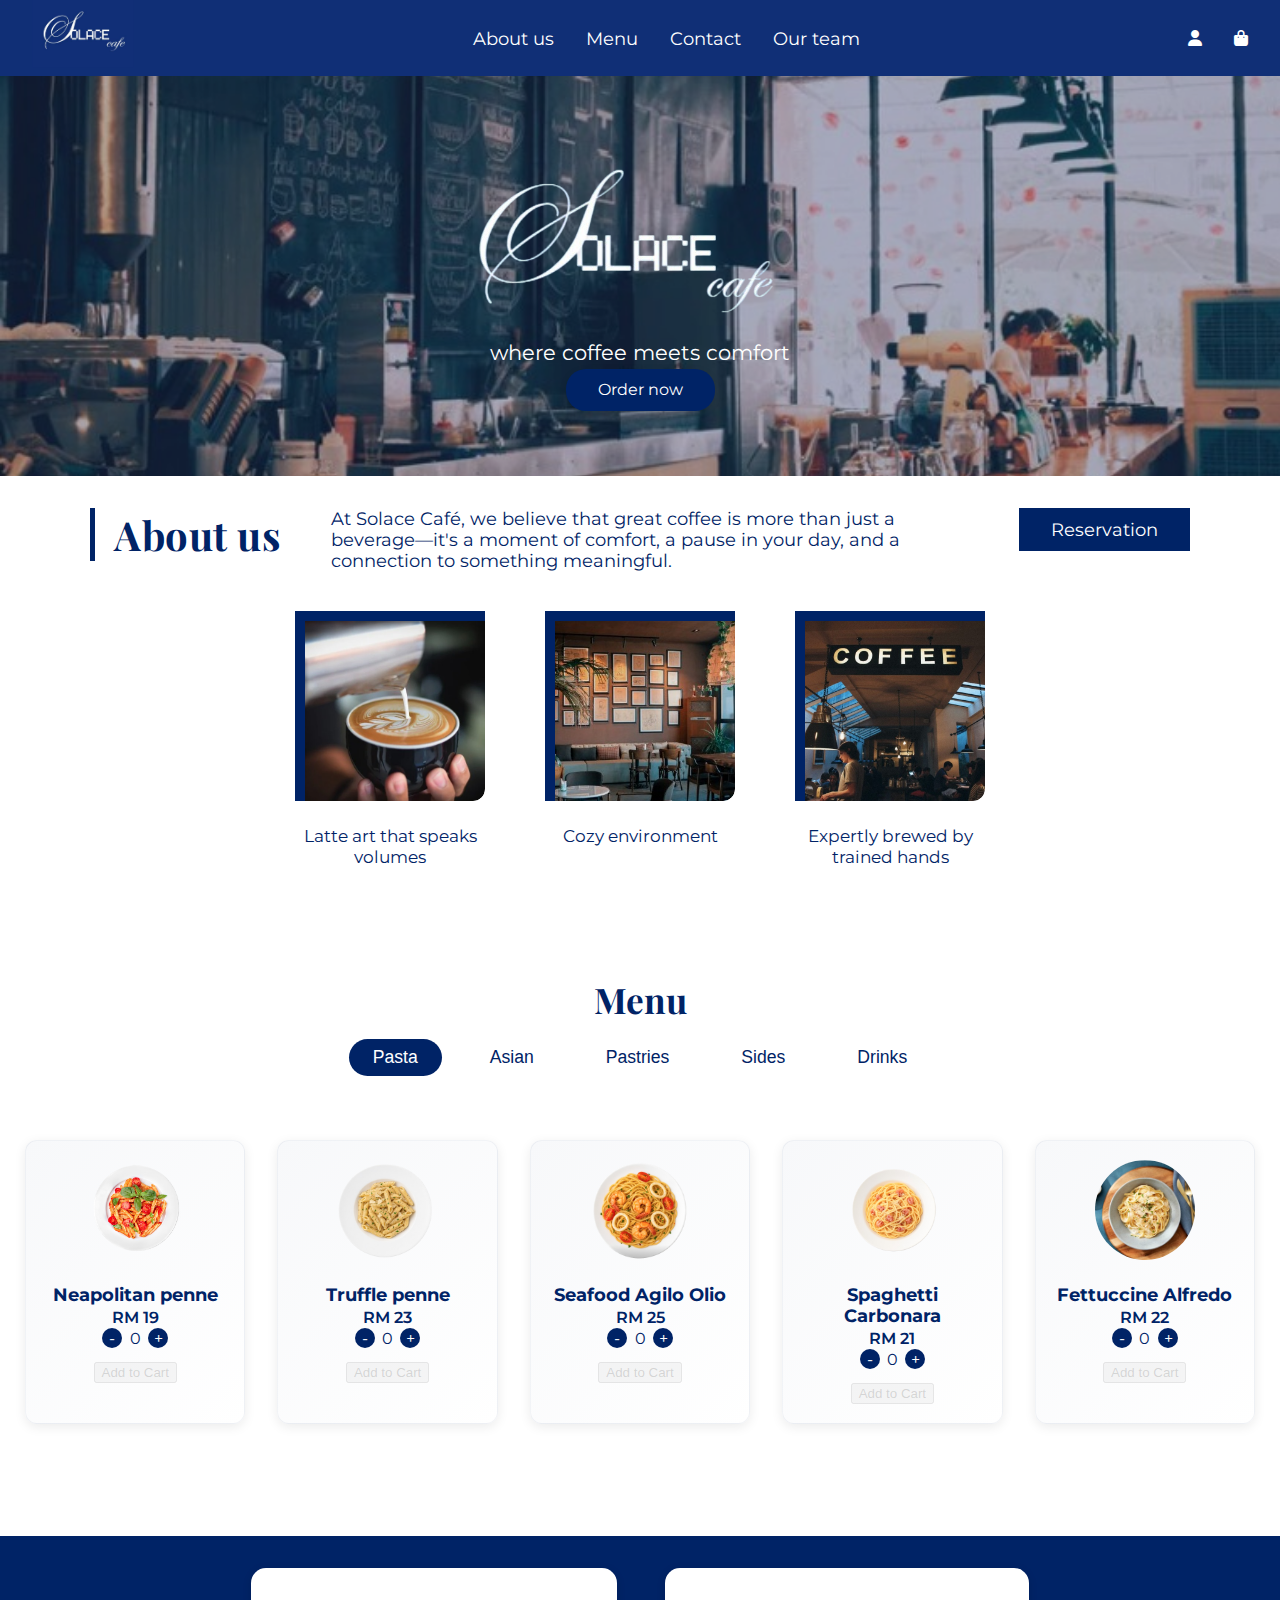
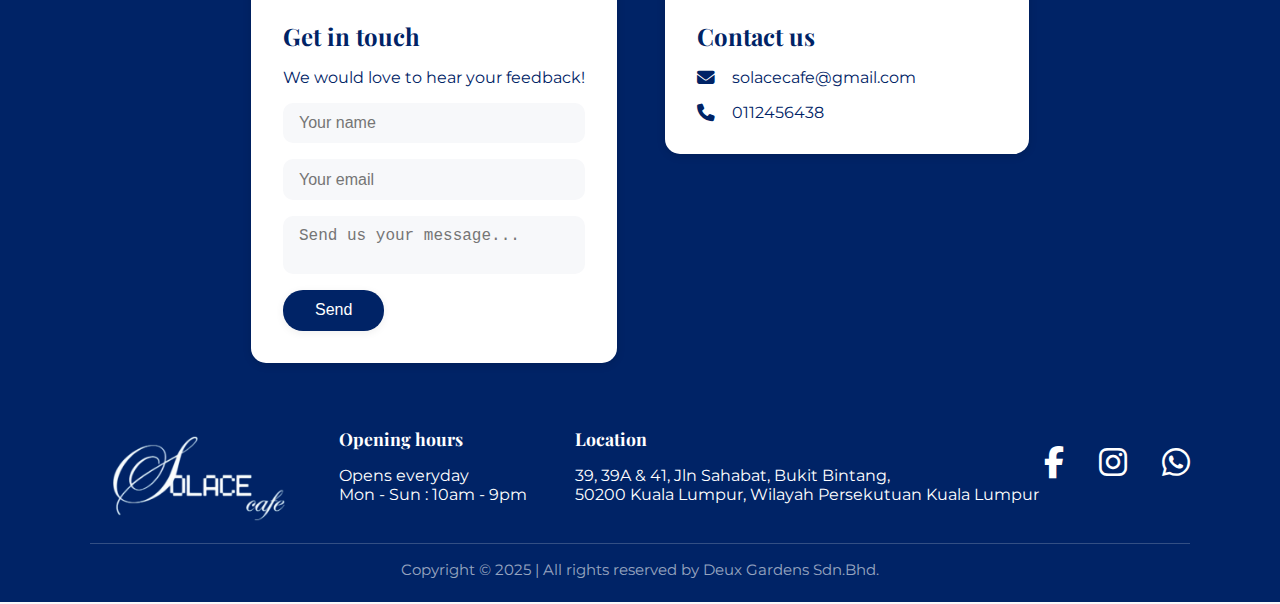
<file: index.html>
<!DOCTYPE html>
<html lang="en">
<head>
  <meta charset="UTF-8">
  <meta name="viewport" content="width=device-width, initial-scale=1.0">
  <title>Solace Cafe</title>
  <link rel="stylesheet" href="css/style.css">
  <link href="https://fonts.googleapis.com/css2?family=Playfair+Display:wght@700&family=Montserrat:wght@400;600&display=swap" rel="stylesheet">
  <link rel="stylesheet" href="https://cdnjs.cloudflare.com/ajax/libs/font-awesome/6.5.0/css/all.min.css">
</head>
<body>
  <!-- Navigation Bar -->
  <nav class="navbar">
    <div class="logo">
      <img src="images/logoweb.png" alt="Solace Cafe Logo" class="logo-img">
    </div>
    <ul class="nav-links">
      <li><a href="#about">About us</a></li>
      <li><a href="#menu">Menu</a></li>
      <li><a href="#contact">Contact</a></li>
     <li><a href="team.html">Our team</a></li>

    </ul>
    <div class="nav-icons">
      <a href="login.html"><i class="fa-solid fa-user"></i></a>
      <a href="cart.html"><i class="fa-solid fa-bag-shopping"></i></a>
    </div>
  </nav>

  <!-- Hero Section -->
  <section class="hero">
    <div class="hero-content">
      <img src="images/logo.png" alt="Solace Cafe Logo" class="hero-logo">
      <p>where coffee meets comfort</p>
      <a href="#menu" class="btn">Order now</a>
    </div>
    <img src="images/cafeinterior.jpg" alt="Cafe interior" class="hero-bg">
  </section>

  <!-- About Us Section -->
  <section class="about" id="about">
    <div class="about-row custom-about-row">
      <div class="about-header custom-about-header">
        <div class="about-title-line custom-about-title-line">
          <span class="about-title custom-about-title">
            About us
          </span>
        </div>
        <p class="custom-about-desc">At Solace Café, we believe that great coffee is more than just a beverage—it's a moment of comfort, a pause in your day, and a connection to something meaningful.</p>
      </div>
      <a href="reservation.html" class="btn btn-reservation custom-reservation-btn">Reservation</a>
    </div>
    <div class="about-cards custom-about-cards">
      <div class="about-card custom-about-card">
        <div class="custom-img-border">
          <img src="images/latte.jpg" alt="Latte art">
        </div>
        <p>Latte art that speaks volumes</p>
      </div>
      <div class="about-card custom-about-card">
        <div class="custom-img-border">
          <img src="images/cozyenvironment.jpg" alt="Cozy environment">
        </div>
        <p>Cozy environment</p>
      </div>
      <div class="about-card custom-about-card">
        <div class="custom-img-border">
          <img src="images/brewed.jpg" alt="Expertly brewed">
        </div>
        <p>Expertly brewed by trained hands</p>
      </div>
    </div>
  </section>

  <!-- Menu Preview Section -->
  <section class="menu-preview" id="menu">
    <h2>Menu</h2>
    <div class="menu-tabs">
      <button class="tab active" data-category="pasta">Pasta</button>
      <button class="tab" data-category="asian">Asian</button>
      <button class="tab" data-category="pastries">Pastries</button>
      <button class="tab" data-category="sides">Sides</button>
      <button class="tab" data-category="drinks">Drinks</button>
    </div>
    <div class="drinks-subtabs" style="display:none;">
      <button class="subtab active" data-subcategory="coffee">Coffee</button>
      <button class="subtab" data-subcategory="non-coffee">Non-Coffee</button>
    </div>
    <div class="menu-slider">
      <button class="menu-arrow left">&lt;</button>
      <div class="menu-items" data-category="pasta" style="display:flex;">
        <!-- Example menu item -->
        <div class="menu-item">
          <img src="images/Neapolitan penne.png" alt="Neapolitan penne">
          <div class="item-info">
            <h3>Neapolitan penne</h3>
            <p>RM 19</p>
          </div>
          <div class="quantity-selector" style="display:flex;justify-content:center;align-items:center;margin-bottom:12px;">
            <button class="decrease">-</button>
            <span class="quantity">0</span>
            <button class="increase">+</button>
          </div>
          <button class="add-to-cart" style="display:block;margin:0 auto;margin-top:10px;">Add to Cart</button>
        </div>
        <div class="menu-item">
          <img src="images/truffle penne.png" alt="Truffle penne">
          <div class="item-info">
            <h3>Truffle penne</h3>
            <p>RM 23</p>
          </div>
          <div class="quantity-selector" style="display:flex;justify-content:center;align-items:center;margin-bottom:12px;">
            <button class="decrease">-</button>
            <span class="quantity">0</span>
            <button class="increase">+</button>
          </div>
          <button class="add-to-cart" style="display:block;margin:0 auto;margin-top:10px;">Add to Cart</button>
        </div>
        <div class="menu-item">
          <img src="images/seafood.png" alt="Seafood Agilo Olio">
          <div class="item-info">
            <h3>Seafood Agilo Olio</h3>
            <p>RM 25</p>
          </div>
          <div class="quantity-selector" style="display:flex;justify-content:center;align-items:center;margin-bottom:12px;">
            <button class="decrease">-</button>
            <span class="quantity">0</span>
            <button class="increase">+</button>
          </div>
          <button class="add-to-cart" style="display:block;margin:0 auto;margin-top:10px;">Add to Cart</button>
        </div>
        <div class="menu-item">
          <img src="images/sc.png" alt="Spaghetti Carbonara">
          <div class="item-info">
            <h3>Spaghetti Carbonara</h3>
            <p>RM 21</p>
          </div>
          <div class="quantity-selector" style="display:flex;justify-content:center;align-items:center;margin-bottom:12px;">
            <button class="decrease">-</button>
            <span class="quantity">0</span>
            <button class="increase">+</button>
          </div>
          <button class="add-to-cart" style="display:block;margin:0 auto;margin-top:10px;">Add to Cart</button>
        </div>
        <div class="menu-item">
          <img src="images/fa.jpg" alt="Fettuccine Alfredo">
          <div class="item-info">
            <h3>Fettuccine Alfredo</h3>
            <p>RM 22</p>
          </div>
          <div class="quantity-selector" style="display:flex;justify-content:center;align-items:center;margin-bottom:12px;">
            <button class="decrease">-</button>
            <span class="quantity">0</span>
            <button class="increase">+</button>
          </div>
          <button class="add-to-cart" style="display:block;margin:0 auto;margin-top:10px;">Add to Cart</button>
        </div>
      </div>
      <button class="menu-arrow right">&gt;</button>
    </div>
    <div class="menu-slider" style="display:none;">
      <button class="menu-arrow left">&lt;</button>
      <div class="menu-items" data-category="asian" style="display:none;">
        <div class="menu-item">
          <img src="images/nasi lemak.png" alt="Nasi Lemak">
          <div class="item-info">
            <h3>Nasi Lemak</h3>
            <p>RM 15</p>
          </div>
          <div class="quantity-selector" style="display:flex;justify-content:center;align-items:center;margin-bottom:12px;">
            <button class="decrease">-</button>
            <span class="quantity">0</span>
            <button class="increase">+</button>
          </div>
          <button class="add-to-cart" style="display:block;margin:0 auto;margin-top:10px;">Add to Cart</button>
        </div>
        <div class="menu-item">
          <img src="images/chicken rice.jpg" alt="Chicken Rice">
          <div class="item-info">
            <h3>Chicken Rice</h3>
            <p>RM 14</p>
          </div>
          <div class="quantity-selector" style="display:flex;justify-content:center;align-items:center;margin-bottom:12px;">
            <button class="decrease">-</button>
            <span class="quantity">0</span>
            <button class="increase">+</button>
          </div>
          <button class="add-to-cart" style="display:block;margin:0 auto;margin-top:10px;">Add to Cart</button>
        </div>
        <div class="menu-item">
          <img src="images/tamago don.png" alt="Tamago Don">
          <div class="item-info">
            <h3>Tamago Don</h3>
            <p>RM 16</p>
          </div>
          <div class="quantity-selector" style="display:flex;justify-content:center;align-items:center;margin-bottom:12px;">
            <button class="decrease">-</button>
            <span class="quantity">0</span>
            <button class="increase">+</button>
          </div>
          <button class="add-to-cart" style="display:block;margin:0 auto;margin-top:10px;">Add to Cart</button>
        </div>
      </div>
      <button class="menu-arrow right">&gt;</button>
    </div>
    <div class="menu-slider" style="display:none;">
      <button class="menu-arrow left">&lt;</button>
      <div class="menu-items" data-category="pastries" style="display:none;">
        <div class="menu-item">
          <img src="images/croissant.png" alt="Croissant">
          <div class="item-info">
            <h3>Croissant</h3>
            <p>RM 8</p>
          </div>
          <div class="quantity-selector" style="display:flex;justify-content:center;align-items:center;margin-bottom:12px;">
            <button class="decrease">-</button>
            <span class="quantity">0</span>
            <button class="increase">+</button>
          </div>
          <button class="add-to-cart" style="display:block;margin:0 auto;margin-top:10px;">Add to Cart</button>
        </div>
        <div class="menu-item">
          <img src="images/blueberrymuffin.jpg" alt="Blueberry Muffin">
          <div class="item-info">
            <h3>Blueberry Muffin</h3>
            <p>RM 5</p>
          </div>
          <div class="quantity-selector" style="display:flex;justify-content:center;align-items:center;margin-bottom:12px;">
            <button class="decrease">-</button>
            <span class="quantity">0</span>
            <button class="increase">+</button>
          </div>
          <button class="add-to-cart" style="display:block;margin:0 auto;margin-top:10px;">Add to Cart</button>
        </div>
        <div class="menu-item">
          <img src="images/cheesecake1.jpg" alt="Cheesecake">
          <div class="item-info">
            <h3>Cheesecake</h3>
            <p>RM 10</p>
          </div>
          <div class="quantity-selector" style="display:flex;justify-content:center;align-items:center;margin-bottom:12px;">
            <button class="decrease">-</button>
            <span class="quantity">0</span>
            <button class="increase">+</button>
          </div>
          <button class="add-to-cart" style="display:block;margin:0 auto;margin-top:10px;">Add to Cart</button>
        </div>
      </div>
      <button class="menu-arrow right">&gt;</button>
    </div>
    <div class="menu-slider" style="display:none;">
      <button class="menu-arrow left">&lt;</button>
      <div class="menu-items" data-category="sides" style="display:none;">
        <div class="menu-item">
          <img src="images/garlicbread.jpg" alt="Garlic Bread">
          <div class="item-info">
            <h3>Garlic Bread</h3>
            <p>RM 5</p>
          </div>
          <div class="quantity-selector" style="display:flex;justify-content:center;align-items:center;margin-bottom:12px;">
            <button class="decrease">-</button>
            <span class="quantity">0</span>
            <button class="increase">+</button>
          </div>
          <button class="add-to-cart" style="display:block;margin:0 auto;margin-top:10px;">Add to Cart</button>
        </div>
        <div class="menu-item">
          <img src="images/frenchfries.jpg" alt="French Fries">
          <div class="item-info">
            <h3>French Fries</h3>
            <p>RM 7</p>
          </div>
          <div class="quantity-selector" style="display:flex;justify-content:center;align-items:center;margin-bottom:12px;">
            <button class="decrease">-</button>
            <span class="quantity">0</span>
            <button class="increase">+</button>
          </div>
          <button class="add-to-cart" style="display:block;margin:0 auto;margin-top:10px;">Add to Cart</button>
        </div>
        <div class="menu-item">
          <img src="images/salad.png" alt="Salad">
          <div class="item-info">
            <h3>Salad</h3>
            <p>RM 9</p>
          </div>
          <div class="quantity-selector" style="display:flex;justify-content:center;align-items:center;margin-bottom:12px;">
            <button class="decrease">-</button>
            <span class="quantity">0</span>
            <button class="increase">+</button>
          </div>
          <button class="add-to-cart" style="display:block;margin:0 auto;margin-top:10px;">Add to Cart</button>
        </div>
      </div>
      <button class="menu-arrow right">&gt;</button>
    </div>
    <div class="menu-slider" style="display:none;">
      <button class="menu-arrow left">&lt;</button>
      <div class="menu-items" data-category="coffee" style="display:none;">
        <div class="menu-item">
          <img src="images/latte.jpg" alt="Latte">
          <div class="item-info">
            <h3>Latte</h3>
            <p>RM 10</p>
          </div>
          <div class="quantity-selector" style="display:flex;justify-content:center;align-items:center;margin-bottom:12px;">
            <button class="decrease">-</button>
            <span class="quantity">0</span>
            <button class="increase">+</button>
          </div>
          <button class="add-to-cart" style="display:block;margin:0 auto;margin-top:10px;">Add to Cart</button>
        </div>
        <div class="menu-item">
          <img src="images/cup.jpg" alt="Cappuccino">
          <div class="item-info">
            <h3>Cappuccino</h3>
            <p>RM 11</p>
          </div>
          <div class="quantity-selector" style="display:flex;justify-content:center;align-items:center;margin-bottom:12px;">
            <button class="decrease">-</button>
            <span class="quantity">0</span>
            <button class="increase">+</button>
          </div>
          <button class="add-to-cart" style="display:block;margin:0 auto;margin-top:10px;">Add to Cart</button>
        </div>
        <div class="menu-item">
          <img src="images/matcha latte.jpg" alt="Matcha Latte">
          <div class="item-info">
            <h3>Matcha Latte</h3>
            <p>RM 12</p>
          </div>
          <div class="quantity-selector" style="display:flex;justify-content:center;align-items:center;margin-bottom:12px;">
            <button class="decrease">-</button>
            <span class="quantity">0</span>
            <button class="increase">+</button>
          </div>
          <button class="add-to-cart" style="display:block;margin:0 auto;margin-top:10px;">Add to Cart</button>
        </div>
      </div>
      <button class="menu-arrow right">&gt;</button>
    </div>
    <div class="menu-slider" style="display:none;">
      <button class="menu-arrow left">&lt;</button>
      <div class="menu-items" data-category="non-coffee" style="display:none;">
        <div class="menu-item">
          <img src="images/ice tea.jpg" alt="Iced Tea">
          <div class="item-info">
            <h3>Iced Tea</h3>
            <p>RM 8</p>
          </div>
          <div class="quantity-selector" style="display:flex;justify-content:center;align-items:center;margin-bottom:12px;">
            <button class="decrease">-</button>
            <span class="quantity">0</span>
            <button class="increase">+</button>
          </div>
          <button class="add-to-cart" style="display:block;margin:0 auto;margin-top:10px;">Add to Cart</button>
        </div>
        <div class="menu-item">
          <img src="images/orange juice.jpg" alt="Orange Juice">
          <div class="item-info">
            <h3>Orange Juice</h3>
            <p>RM 9</p>
          </div>
          <div class="quantity-selector" style="display:flex;justify-content:center;align-items:center;margin-bottom:12px;">
            <button class="decrease">-</button>
            <span class="quantity">0</span>
            <button class="increase">+</button>
          </div>
          <button class="add-to-cart" style="display:block;margin:0 auto;margin-top:10px;">Add to Cart</button>
        </div>
      </div>
      <button class="menu-arrow right">&gt;</button>
    </div>
  </section>

  <!-- Contact Section -->
  <section class="contact" id="contact">
    <div class="contact-form">
      <h2>Get in touch</h2>
      <p>We would love to hear your feedback!</p>
      <form id="feedback-form">
        <input type="text" placeholder="Your name" required>
        <input type="email" placeholder="Your email" required>
        <textarea placeholder="Send us your message..." required></textarea>
        <button type="submit" class="btn">Send</button>
      </form>
      <div id="contact-success" class="contact-success-message" style="display:none;">Thank you for your feedback! We have received your message.</div>
    </div>
    <div class="contact-info">
      <h2>Contact us</h2>
      <p><i class="fa-solid fa-envelope"></i> solacecafe@gmail.com</p>
      <p><i class="fa-solid fa-phone"></i> 0112456438</p>
    </div>
  </section>

  <!-- Footer -->
  <footer>
    <div class="footer-main">
      <div class="footer-logo">
        <img src="images/logo.png" alt="Solace Cafe Logo">
      </div>
      <div class="footer-info">
        <div>
          <h4>Opening hours</h4>
          <p>Opens everyday<br>Mon - Sun : 10am - 9pm</p>
        </div>
        <div>
          <h4>Location</h4>
          <p>39, 39A & 41, Jln Sahabat, Bukit Bintang,<br>50200 Kuala Lumpur, Wilayah Persekutuan Kuala Lumpur</p>
        </div>
      </div>
      <div class="footer-social">
        <a href="https://www.facebook.com/p/Solace-Bukit-Bintang-100094169354292/" target="_blank"><i class="fab fa-facebook-f"></i></a>
        <a href="https://www.instagram.com/solace.bb/?hl=en" target="_blank"><i class="fab fa-instagram"></i></a>
        <a href="https://wa.me/60125571470" target="_blank"><i class="fab fa-whatsapp"></i></a>
      </div>
    </div>
    <div class="footer-bottom">
      <p>Copyright © 2025 | All rights reserved by Deux Gardens Sdn.Bhd.</p>
    </div>
  </footer>
  <!-- Scroll to top button -->
  <button id="scrollToTop" class="scroll-to-top">
    <i class="fa-solid fa-arrow-up"></i>
  </button>
  
  <script src="js/main.js"></script>
</body>
</html>
</file>
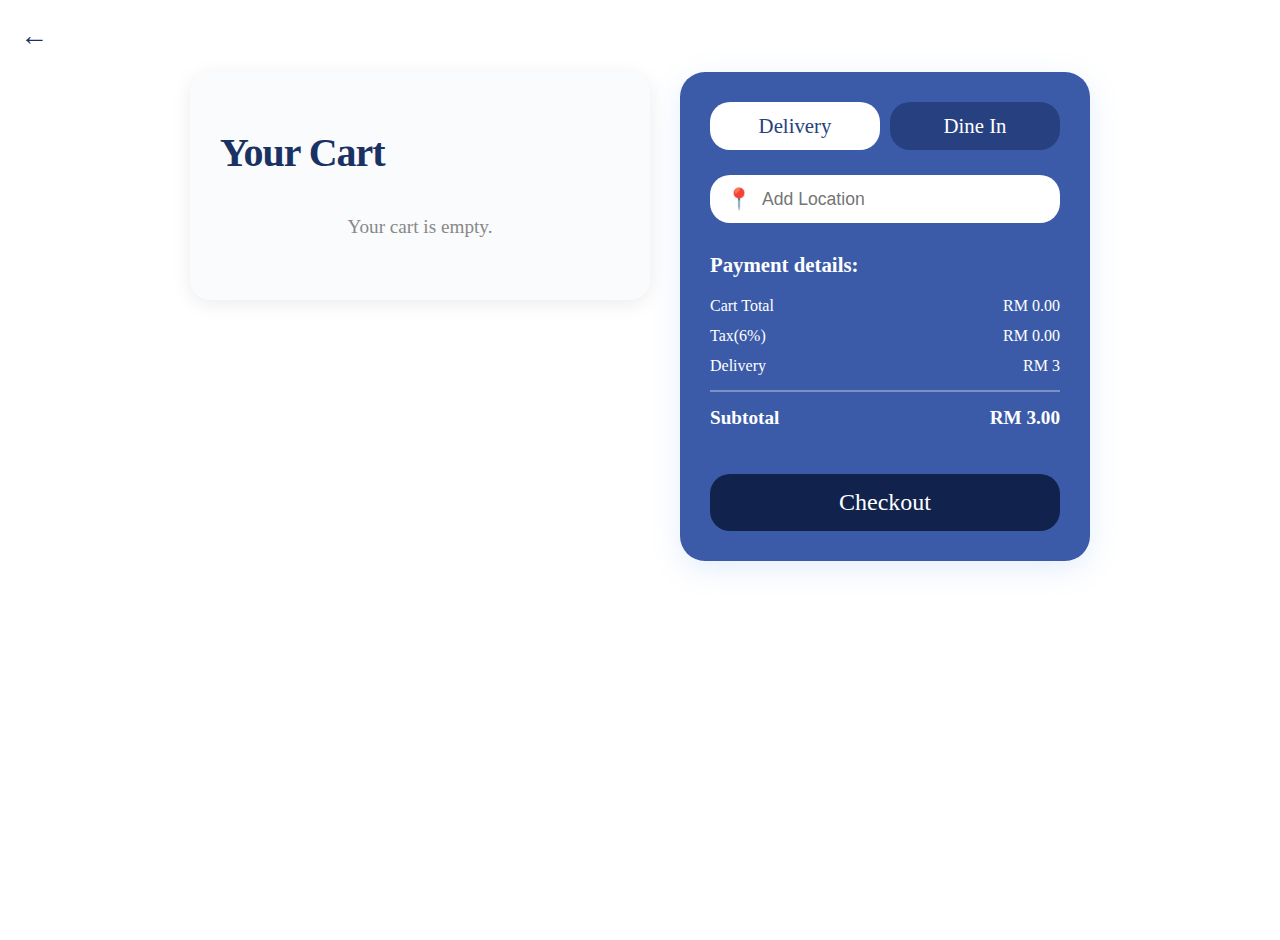
<file: cart.html>
<!DOCTYPE html>
<html lang="en">
<head>
  <meta charset="UTF-8">
  <meta name="viewport" content="width=device-width, initial-scale=1.0">
  <title>Your Cart - Solace Cafe</title>
  <link rel="stylesheet" href="css/style.css">
  <link rel="stylesheet" href="https://cdnjs.cloudflare.com/ajax/libs/font-awesome/6.5.0/css/all.min.css">
  <style>
    body {
      font-family: 'Georgia', serif;
      background-color: #fff;
      min-height: 100vh;
      padding: 20px;
      color: #1a3263;
    }
    .back-arrow {
      font-size: 28px;
      color: #1a3263;
      cursor: pointer;
      margin-bottom: 20px;
      font-weight: bold;
    }
    .container {
      max-width: 900px;
      margin: 0 auto;
      display: flex;
      gap: 30px;
      align-items: flex-start;
    }
    .left-section {
      flex: 1;
      background: #fafbfc;
      padding: 30px;
      border-radius: 20px;
      box-shadow: 0 4px 20px rgba(0, 0, 0, 0.08);
    }
    .page-title {
      font-size: 2.5rem;
      color: #1a3263;
      font-weight: 600;
      margin-bottom: 40px;
      letter-spacing: -1px;
    }
    .cart-item {
      display: flex;
      align-items: center;
      gap: 20px;
      margin-bottom: 30px;
      background: #fff;
      border-radius: 30px;
      box-shadow: 0 2px 10px #0001;
      padding: 20px 30px;
      position: relative;
      max-width: 500px;
    }
    .quantity-control {
      display: flex;
      flex-direction: column;
      align-items: center;
      background: #1a3263;
      border-radius: 20px;
      padding: 15px 10px;
      min-width: 60px;
      user-select: none;
    }
    .quantity-btn {
      background: none;
      border: none;
      color: #fff;
      font-size: 2rem;
      font-weight: bold;
      cursor: pointer;
      padding: 5px;
      width: 30px;
      height: 30px;
      display: flex;
      align-items: center;
      justify-content: center;
      transition: opacity 0.2s;
    }
    .quantity-btn:hover { opacity: 0.8; }
    .quantity-number {
      color: #fff;
      font-size: 24px;
      font-weight: bold;
      margin: 10px 0;
    }
    .food-image {
      width: 100px;
      height: 100px;
      border-radius: 50%;
      object-fit: cover;
      border: 3px solid #fff;
      box-shadow: 0 2px 8px #0002;
      background: #fff;
    }
    .food-details {
      flex: 1;
    }
    .food-name {
      font-size: 1.3rem;
      color: #1a3263;
      font-weight: 500;
      margin-bottom: 8px;
    }
    .food-price {
      font-size: 1.1rem;
      color: #1a3263;
      font-weight: 600;
    }
    .remove-btn {
      background: #fff;
      border: none;
      border-radius: 50%;
      width: 32px;
      height: 32px;
      color: #e74c3c;
      font-size: 1.5rem;
      cursor: pointer;
      box-shadow: 0 2px 6px #0002;
      display: flex;
      align-items: center;
      justify-content: center;
      transition: background 0.2s;
      position: absolute;
      top: 18px;
      right: 18px;
    }
    .remove-btn:hover { background: #ffeaea; }
    .right-section {
      width: 350px;
      background: #3b5ba9;
      border-radius: 25px;
      padding: 30px;
      color: #fff;
      box-shadow: 0 8px 30px rgba(74, 144, 226, 0.15);
    }
    .delivery-options {
      display: flex;
      margin-bottom: 25px;
    }
    .delivery-btn {
      flex: 1;
      padding: 12px 0;
      border: none;
      border-radius: 20px;
      font-size: 1.3rem;
      font-weight: 500;
      cursor: pointer;
      font-family: inherit;
      background: #274080;
      color: #fff;
      margin-right: 10px;
      transition: background 0.2s, color 0.2s;
    }
    .delivery-btn:last-child { margin-right: 0; }
    .delivery-btn.active {
      background: #fff;
      color: #274080;
    }
    .location-section { margin-bottom: 30px; }
    .location-input {
      width: 100%;
      padding: 0;
      border: none;
      border-radius: 20px;
      font-size: 1.1rem;
      background: #fff;
      color: #274080;
      display: flex;
      align-items: center;
      box-sizing: border-box;
      margin: 0;
      height: 48px;
      overflow: hidden;
    }
    .location-input input {
      border: none;
      outline: none;
      background: transparent;
      font-size: 1.1rem;
      color: #274080;
      width: 100%;
      padding: 13px 0 13px 0;
      box-sizing: border-box;
      height: 48px;
      border-radius: 0 20px 20px 0;
      margin: 0;
      display: block;
    }
    .location-icon {
      color: #e17055;
      margin-left: 16px;
      margin-right: 10px;
      font-size: 1.3rem;
      flex-shrink: 0;
    }
    .payment-details { margin-bottom: 30px; }
    .payment-title {
      font-size: 1.3rem;
      font-weight: 600;
      margin-bottom: 20px;
    }
    .payment-row {
      display: flex;
      justify-content: space-between;
      margin-bottom: 12px;
      font-size: 1rem;
    }
    .payment-row.total {
      border-top: 2px solid #fff5;
      padding-top: 15px;
      margin-top: 15px;
      font-size: 1.2rem;
      font-weight: bold;
    }
    .checkout-btn {
      width: 100%;
      padding: 15px;
      background: #11224d;
      color: #fff;
      border: none;
      border-radius: 20px;
      font-size: 1.5rem;
      font-family: inherit;
      font-weight: 500;
      margin-top: 15px;
      cursor: pointer;
      transition: background 0.2s;
    }
    .checkout-btn:hover {
      background: #f7c873;
      color: #002366;
    }
    .empty-cart {
      text-align: center;
      color: #888;
      margin: 2rem 0;
      font-size: 1.2rem;
    }
    @media (max-width: 900px) {
      .container {
        flex-direction: column;
        gap: 20px;
      }
      .right-section { width: 100%; }
      .left-section { padding: 20px; }
      .page-title { font-size: 2rem; }
      .cart-item { gap: 15px; }
      .food-image { width: 80px; height: 80px; }
      .delivery-options { flex-direction: column; gap: 10px; }
      .delivery-btn:not(.active) { margin-left: 0; }
    }
  </style>
</head>
<body>
  <div class="back-arrow" onclick="window.location.href='index.html'">←</div>
  <div class="container">
    <div class="left-section">
      <h1 class="page-title">Your Cart</h1>
      <div id="cart-items"></div>
      <div class="empty-cart" id="empty-cart" style="display:none;">Your cart is empty.</div>
    </div>
    <div class="right-section">
      <div class="delivery-options">
        <button class="delivery-btn active" id="deliveryBtn" onclick="selectDelivery()">Delivery</button>
        <button class="delivery-btn" id="dineInBtn" onclick="selectDineIn()">Dine In</button>
      </div>
      <div class="location-section">
        <div class="location-input">
          <span class="location-icon">📍</span>
          <input
            type="text"
            id="locationField"
            placeholder="Add Location"
            style="border:none;outline:none;background:transparent;font-size:1.1rem;color:#274080;width:100%;"
          />
        </div>
      </div>
      <div class="payment-details">
        <div class="payment-title">Payment details:</div>
        <div class="payment-row">
          <span>Cart Total</span>
          <span>RM <span id="cartTotal">0</span></span>
        </div>
        <div class="payment-row">
          <span>Tax(6%)</span>
          <span>RM <span id="taxAmount">0</span></span>
        </div>
        <div class="payment-row" id="deliveryRow">
          <span>Delivery</span>
          <span>RM <span id="deliveryFee">3</span></span>
        </div>
        <div class="payment-row total">
          <span>Subtotal</span>
          <span>RM <span id="subtotal">0</span></span>
        </div>
      </div>
      <button class="checkout-btn" onclick="checkout()">Checkout</button>
    </div>
  </div>

  <script>
    let isDelivery = true;

    function renderCart() {
      const cart = JSON.parse(localStorage.getItem('cart')) || [];
      const cartItemsDiv = document.getElementById('cart-items');
      const emptyCartDiv = document.getElementById('empty-cart');
      
      cartItemsDiv.innerHTML = '';
      
      if (cart.length === 0) {
        emptyCartDiv.style.display = 'block';
        updatePrices();
        return;
      }
      
      emptyCartDiv.style.display = 'none';
      
      cart.forEach((item, index) => {
        const div = document.createElement('div');
        div.className = 'cart-item';
        div.innerHTML = `
          <div class="quantity-control">
            <button class="quantity-btn" onclick="changeQuantity(${index}, -1)">-</button>
            <div class="quantity-number">${item.quantity}</div>
            <button class="quantity-btn" onclick="changeQuantity(${index}, 1)">+</button>
          </div>
          <img src="${item.img}" alt="${item.name}" class="food-image">
          <div class="food-details">
            <div class="food-name">${item.name}</div>
            <div class="food-price">RM ${(item.price * item.quantity).toFixed(2)}</div>
          </div>
          <button class="remove-btn" onclick="removeItem(${index})">×</button>
        `;
        cartItemsDiv.appendChild(div);
      });
      
      updatePrices();
    }

    function changeQuantity(index, change) {
      const cart = JSON.parse(localStorage.getItem('cart')) || [];
      if (cart[index]) {
        cart[index].quantity += change;
        if (cart[index].quantity <= 0) {
          cart.splice(index, 1);
        }
        localStorage.setItem('cart', JSON.stringify(cart));
        renderCart();
      }
    }

    function removeItem(index) {
      if (confirm('Are you sure you want to remove this item from your cart?')) {
        const cart = JSON.parse(localStorage.getItem('cart')) || [];
        cart.splice(index, 1);
        localStorage.setItem('cart', JSON.stringify(cart));
        renderCart();
      }
    }

    function updatePrices() {
      const cart = JSON.parse(localStorage.getItem('cart')) || [];
      const cartTotal = cart.reduce((total, item) => total + (item.price * item.quantity), 0);
      const taxAmount = (cartTotal * 0.06).toFixed(2);
      const deliveryFee = isDelivery ? 3 : 0;
      const subtotal = (cartTotal + parseFloat(taxAmount) + deliveryFee).toFixed(2);
      
      document.getElementById('cartTotal').textContent = cartTotal.toFixed(2);
      document.getElementById('taxAmount').textContent = taxAmount;
      document.getElementById('deliveryFee').textContent = deliveryFee;
      document.getElementById('subtotal').textContent = subtotal;
      document.getElementById('deliveryRow').style.display = isDelivery ? '' : 'none';
    }

    function selectDelivery() {
      isDelivery = true;
      document.getElementById('deliveryBtn').classList.add('active');
      document.getElementById('dineInBtn').classList.remove('active');
      updatePrices();
    }

    function selectDineIn() {
      isDelivery = false;
      document.getElementById('deliveryBtn').classList.remove('active');
      document.getElementById('dineInBtn').classList.add('active');
      updatePrices();
    }

    function checkout() {
      const cart = JSON.parse(localStorage.getItem('cart')) || [];
      if (cart.length === 0) {
        alert('Your cart is empty!');
        return;
      }
      
      const location = document.getElementById('locationField').value.trim();
      if (isDelivery && !location) {
        alert('Please enter your location before checking out.');
        document.getElementById('locationField').focus();
        return;
      }
      
      const total = document.getElementById('subtotal').textContent;
      alert(`Proceeding to checkout with total: RM ${total}\n${isDelivery ? 'Delivery Location: ' + location : 'Dine-in order'}`);
      
      // Redirect to checkout page
      window.location.href = 'checkout.html';
    }

    // Initialize cart on page load
    renderCart();
  </script>
</body>
</html>
</file>
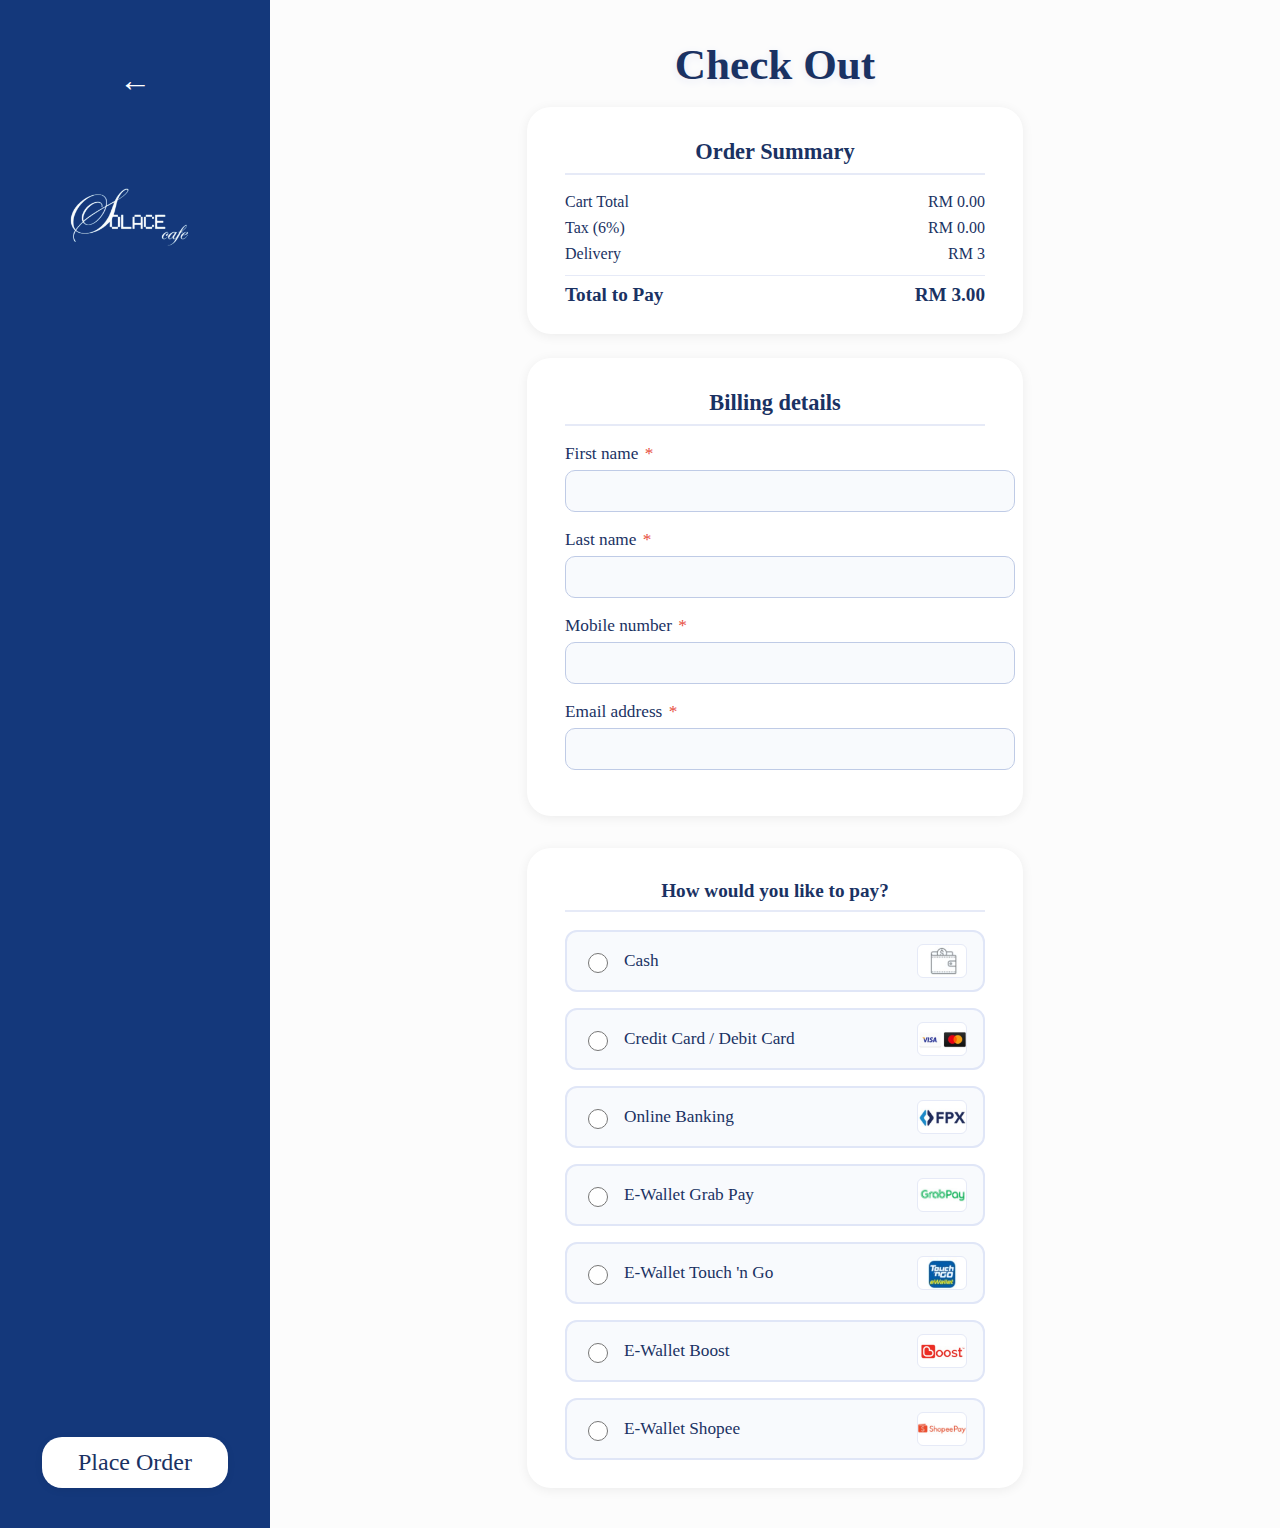
<file: checkout.html>
<!DOCTYPE html>
<html lang="en">
<head>
    <meta charset="UTF-8">
    <meta name="viewport" content="width=device-width, initial-scale=1.0">
    <title>Check Out</title>
    <link rel="stylesheet" href="css/checkout.css">
</head>
<body>
    <div class="checkout-container">
        <div class="sidebar">
            <div style="height: 24px;"></div>
            <div class="back-arrow" onclick="window.location.href='cart.html'">&#8592;</div>
            <div class="logo">
                <img src="images/logo.png" alt="Solace Cafe Logo" />
            </div>
            <button class="place-order-btn">Place Order</button>
        </div>
        <div class="main-content">
            <div class="checkout-title">Check Out</div>
            <div id="order-summary" class="section-box" style="margin-bottom:24px;text-align:center;"></div>
            <form class="section-box" id="billingForm" autocomplete="off">
                <div class="section-title">Billing details</div>
                <div class="form-group">
                    <label class="form-label">First name <span class="required">*</span></label>
                    <input type="text" class="form-input" name="firstName" required>
                </div>
                <div class="form-group">
                    <label class="form-label">Last name <span class="required">*</span></label>
                    <input type="text" class="form-input" name="lastName" required>
                </div>
                <div class="form-group">
                    <label class="form-label">Mobile number <span class="required">*</span></label>
                    <input type="tel" class="form-input" name="mobile" required pattern="[0-9]{10,15}">
                </div>
                <div class="form-group">
                    <label class="form-label">Email address <span class="required">*</span></label>
                    <input type="email" class="form-input" name="email" required>
                </div>
            </form>
            <div class="payment-section">
                <div class="payment-title">How would you like to pay?</div>
                <div class="payment-options">
                    <label class="payment-option">
                        <input type="radio" name="payment" value="cash" required>
                        <span class="payment-label">Cash</span>
                        <span class="payment-img">
                            <img src="images/cash.png" alt="Cash" />
                        </span>
                    </label>
                    <label class="payment-option">
                        <input type="radio" name="payment" value="card">
                        <span class="payment-label">Credit Card / Debit Card</span>
                        <span class="payment-img">
                            <img src="images/card.png" alt="Credit/Debit Card" />
                        </span>
                    </label>
                    <label class="payment-option">
                        <input type="radio" name="payment" value="onlinebanking">
                        <span class="payment-label">Online Banking</span>
                        <span class="payment-img">
                            <img src="images/onlinebanking.png" alt="Online Banking" />
                        </span>
                    </label>
                    <label class="payment-option">
                        <input type="radio" name="payment" value="grabpay">
                        <span class="payment-label">E-Wallet Grab Pay</span>
                        <span class="payment-img">
                            <img src="images/grabpay.png" alt="Grab Pay" />
                        </span>
                    </label>
                    <label class="payment-option">
                        <input type="radio" name="payment" value="tng">
                        <span class="payment-label">E-Wallet Touch 'n Go</span>
                        <span class="payment-img">
                            <img src="images/tng.png" alt="Touch 'n Go" />
                        </span>
                    </label>
                    <label class="payment-option">
                        <input type="radio" name="payment" value="boost">
                        <span class="payment-label">E-Wallet Boost</span>
                        <span class="payment-img">
                            <img src="images/boost.png" alt="Boost" />
                        </span>
                    </label>
                    <label class="payment-option">
                        <input type="radio" name="payment" value="shopee">
                        <span class="payment-label">E-Wallet Shopee</span>
                        <span class="payment-img">
                            <img src="images/shopee.png" alt="Shopee" />
                        </span>
                    </label>
                </div>
            </div>
        </div>
    </div>
    <script src="js/checkout.js"></script>
</body>
</html>
</file>
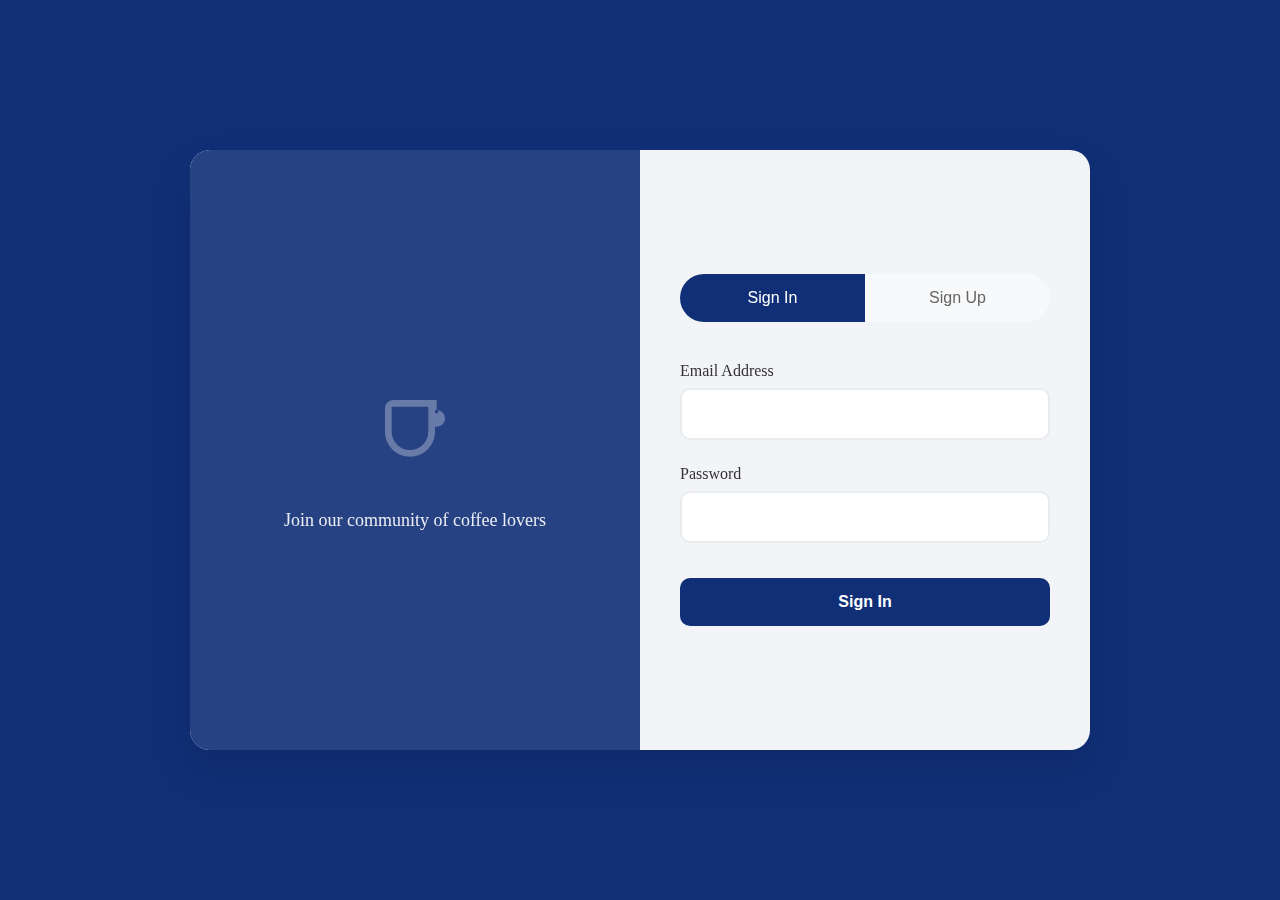
<file: login.html>
<!DOCTYPE html>
<html lang="en">
<head>
    <meta charset="UTF-8">
    <meta name="viewport" content="width=device-width, initial-scale=1.0">
    <title>Sign In | Cafe</title>
    <link rel="stylesheet" href="css/loginstyle.css">
</head>
<body>
    <div class="auth-container">
        <div class="auth-left">
            <svg class="coffee-cup" viewBox="0 0 24 24" fill="currentColor">
                <path d="M18.5 3H5.5C4.1 3 3 4.1 3 5.5V12.5C3 16.6 6.4 20 10.5 20S18 16.6 18 12.5V11H18.5C19.9 11 21 9.9 21 8.5S19.9 6 18.5 6V3M16 5V9H18.5C18.8 9 19 8.8 19 8.5S18.8 8 18.5 8H18V6H18.5C18.8 6 19 6.2 19 6.5S18.8 7 18.5 7H16V5M5 5H16V12.5C16 15.5 13.5 18 10.5 18S5 15.5 5 12.5V5Z"/>
            </svg>
            <p style="opacity: 0.9; font-size: 18px; font-weight: 500; margin-top: 20px;">Join our community of coffee lovers</p>
        </div>
        
        <div class="auth-right">
            <div class="auth-toggle">
                <button class="toggle-btn active" onclick="showLogin()">Sign In</button>
                <button class="toggle-btn" onclick="showSignup()">Sign Up</button>
            </div>

            <!-- Login Form -->
            <div id="loginForm" class="auth-form active">
                <form onsubmit="handleLogin(event)">
                    <div class="form-group">
                        <label for="loginEmail">Email Address</label>
                        <input type="email" id="loginEmail" required>
                    </div>
                    <div class="form-group">
                        <label for="loginPassword">Password</label>
                        <input type="password" id="loginPassword" required>
                    </div>
                    <button type="submit" class="auth-btn">Sign In</button>
                </form>
            </div>

            <!-- Signup Form -->
            <div id="signupForm" class="auth-form">
                <form onsubmit="handleSignup(event)">
                    <div class="form-group">
                        <label for="signupName">Full Name</label>
                        <input type="text" id="signupName" required>
                    </div>
                    <div class="form-group">
                        <label for="signupEmail">Email Address</label>
                        <input type="email" id="signupEmail" required>
                    </div>
                    <div class="form-group">
                        <label for="signupPassword">Password</label>
                        <input type="password" id="signupPassword" required>
                    </div>
                    <div class="form-group">
                        <label for="confirmPassword">Confirm Password</label>
                        <input type="password" id="confirmPassword" required>
                    </div>
                    <button type="submit" class="auth-btn">Create Account</button>
                </form>
            </div>

            <!-- Success Message -->
            <div id="successMessage" class="success-message">
                <div class="success-icon">✓</div>
                <div class="welcome-text">Welcome!</div>
                <div class="welcome-subtext">You've successfully signed in. Ready to enjoy some great coffee?</div>
                <button class="continue-btn" onclick="continueToCafe()">Continue to main page</button>
            </div>
        </div>
    </div>

    <script src="js/login.js"></script>
</body>
</html>
</file>
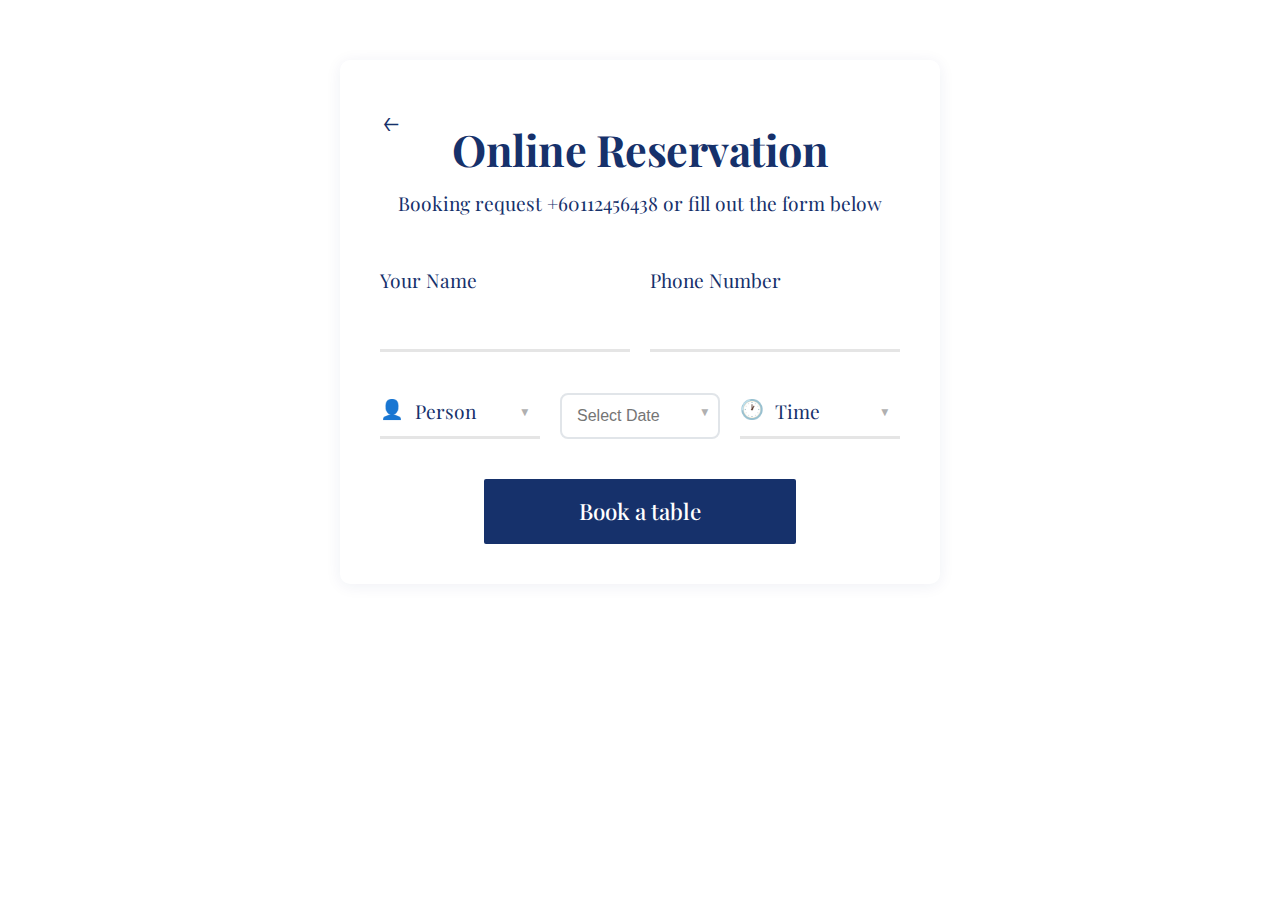
<file: reservation.html>
<!DOCTYPE html>
<html lang="en">
<head>
  <meta charset="UTF-8" />
  <meta name="viewport" content="width=device-width, initial-scale=1.0" />
  <title>Online Reservation</title>
  <!-- Google Fonts -->
  <link rel="stylesheet" href="https://fonts.googleapis.com/css?family=Playfair+Display:400,700&display=swap" />
  <link rel="stylesheet" href="https://fonts.googleapis.com/css?family=Montserrat:400,500&display=swap" />
  <!-- Custom CSS -->
  <link rel="stylesheet" href="css/reservation.css" />
  <style>
    .calendar-container {
      position: relative;
      display: inline-block;
      width: 100%;
    }
    
    .calendar-input {
      width: 100%;
      padding: 12px 15px;
      border: 2px solid #e1e5e9;
      border-radius: 8px;
      font-size: 16px;
      background: white;
      cursor: pointer;
      transition: border-color 0.3s;
      box-sizing: border-box;
    }
    
    .calendar-input:hover {
      border-color: #3b5ba9;
    }
    
    .calendar-input:focus {
      outline: none;
      border-color: #3b5ba9;
    }
    
    .calendar-dropdown {
      position: absolute;
      top: 100%;
      left: 0;
      right: 0;
      background: white;
      border: 2px solid #e1e5e9;
      border-radius: 8px;
      box-shadow: 0 8px 30px rgba(0, 0, 0, 0.2);
      z-index: 1000;
      display: none;
      margin-top: 5px;
      min-width: 280px;
      width: 100%;
      max-width: 320px;
    }
    
    .calendar-header {
      display: flex;
      justify-content: space-between;
      align-items: center;
      padding: 12px 15px;
      background: #3b5ba9;
      color: white;
      border-radius: 6px 6px 0 0;
    }
    
    .calendar-nav {
      background: none;
      border: none;
      color: white;
      font-size: 16px;
      cursor: pointer;
      padding: 5px 8px;
      border-radius: 4px;
      transition: background 0.2s;
      font-weight: bold;
    }
    
    .calendar-nav:hover {
      background: rgba(255, 255, 255, 0.2);
    }
    
    .calendar-title {
      font-weight: 600;
      font-size: 14px;
      text-align: center;
      flex: 1;
    }
    
    .calendar-grid {
      padding: 12px;
    }
    
    .calendar-weekdays {
      display: grid;
      grid-template-columns: repeat(7, 1fr);
      gap: 2px;
      margin-bottom: 8px;
    }
    
    .weekday {
      text-align: center;
      font-weight: 600;
      color: #666;
      font-size: 12px;
      padding: 6px 0;
    }
    
    .calendar-days {
      display: grid;
      grid-template-columns: repeat(7, 1fr);
      gap: 2px;
    }
    
    .calendar-day {
      text-align: center;
      padding: 8px 2px;
      cursor: pointer;
      border-radius: 4px;
      transition: background 0.2s;
      font-size: 13px;
      min-height: 32px;
      display: flex;
      align-items: center;
      justify-content: center;
    }
    
    .calendar-day:hover {
      background: #f0f4ff;
    }
    
    .calendar-day.selected {
      background: #3b5ba9;
      color: white;
      font-weight: 600;
    }
    
    .calendar-day.today {
      background: #e8f2ff;
      color: #3b5ba9;
      font-weight: 600;
      border: 2px solid #3b5ba9;
    }
    
    .calendar-day.other-month {
      color: #ccc;
    }
    
    .calendar-day.disabled {
      color: #ccc;
      cursor: not-allowed;
    }
    
    .calendar-day.disabled:hover {
      background: none;
    }
    
    .calendar-footer {
      padding: 8px 12px;
      border-top: 1px solid #e1e5e9;
      text-align: center;
    }
    
    .calendar-today-btn {
      background: #3b5ba9;
      color: white;
      border: none;
      padding: 6px 12px;
      border-radius: 4px;
      cursor: pointer;
      font-size: 12px;
      transition: background 0.2s;
    }
    
    .calendar-today-btn:hover {
      background: #2a4a8a;
    }
    
    /* Responsive adjustments */
    @media (max-width: 768px) {
      .calendar-dropdown {
        position: fixed;
        top: 50%;
        left: 50%;
        transform: translate(-50%, -50%);
        width: 90%;
        max-width: 300px;
        margin-top: 0;
        z-index: 1001;
      }
      
      .calendar-day {
        padding: 10px 2px;
        font-size: 14px;
        min-height: 36px;
      }
      
      .weekday {
        font-size: 13px;
        padding: 8px 0;
      }
      
      .calendar-title {
        font-size: 16px;
      }
    }
    
    /* Ensure calendar appears above other elements */
    .calendar-dropdown {
      z-index: 9999;
    }
    
    /* Fix for select-group date to accommodate calendar */
    .select-group.date {
      position: relative;
    }
  </style>
</head>
<body>
  <div class="page-container">
    <div class="reservation-card">
      <div class="back-arrow" onclick="window.location.href='index.html'">←</div>
      <div class="header">
        <h1 class="title">Online Reservation</h1>
        <p class="subtitle">
          Booking request +60112456438 or fill out the form below
        </p>
      </div>
      <form id="reservationForm" class="form-container">
        <div class="input-row">
          <div class="input-group">
            <label class="input-label" for="name">Your Name</label>
            <input type="text" id="name" name="name" class="form-input" required />
          </div>
          <div class="input-group">
            <label class="input-label" for="phone">Phone Number</label>
            <input type="tel" id="phone" name="phone" class="form-input" required />
          </div>
        </div>
        <div class="select-row">
          <div class="select-group person">
            <select id="persons" name="persons" class="form-select" required>
              <option value="">Person</option>
              <option value="1">1 Person</option>
              <option value="2">2 Persons</option>
              <option value="3">3 Persons</option>
              <option value="4">4 Persons</option>
              <option value="5">5 Persons</option>
              <option value="6">6 Persons</option>
              <option value="7">7 Persons</option>
              <option value="8">8+ Persons</option>
            </select>
          </div>
          <div class="select-group date">
            <div class="calendar-container">
              <input type="text" id="date" name="date" class="calendar-input" placeholder="Select Date" readonly required />
              <div class="calendar-dropdown" id="calendarDropdown">
                <div class="calendar-header">
                  <button type="button" class="calendar-nav" id="prevMonth">‹</button>
                  <div class="calendar-title" id="calendarTitle">January 2024</div>
                  <button type="button" class="calendar-nav" id="nextMonth">›</button>
                </div>
                <div class="calendar-grid">
                  <div class="calendar-weekdays">
                    <div class="weekday">Sun</div>
                    <div class="weekday">Mon</div>
                    <div class="weekday">Tue</div>
                    <div class="weekday">Wed</div>
                    <div class="weekday">Thu</div>
                    <div class="weekday">Fri</div>
                    <div class="weekday">Sat</div>
                  </div>
                  <div class="calendar-days" id="calendarDays"></div>
                </div>
                <div class="calendar-footer">
                  <button type="button" class="calendar-today-btn" id="todayBtn">Today</button>
                </div>
              </div>
            </div>
          </div>
          <div class="select-group time">
            <select id="time" name="time" class="form-select" required>
              <option value="">Time</option>
              <option value="10:00">10:00 AM</option>
              <option value="10:30">10:30 AM</option>
              <option value="11:00">11:00 AM</option>
              <option value="11:30">11:30 AM</option>
              <option value="12:00">12:00 PM</option>
              <option value="12:30">12:30 PM</option>
              <option value="13:00">1:00 PM</option>
              <option value="13:30">1:30 PM</option>
              <option value="14:00">2:00 PM</option>
              <option value="14:30">2:30 PM</option>
              <option value="15:00">3:00 PM</option>
              <option value="15:30">3:30 PM</option>
              <option value="16:00">4:00 PM</option>
              <option value="16:30">4:30 PM</option>
              <option value="17:00">5:00 PM</option>
              <option value="17:30">5:30 PM</option>
              <option value="18:00">6:00 PM</option>
              <option value="18:30">6:30 PM</option>
              <option value="19:00">7:00 PM</option>
              <option value="19:30">7:30 PM</option>
              <option value="20:00">8:00 PM</option>
              <option value="20:30">8:30 PM</option>
              <option value="21:00">9:00 PM</option>
            </select>
          </div>
        </div>
        <button type="submit" class="book-button">Book a table</button>
      </form>
      <div id="successMessage" class="success-message">
        ✓ Reservation submitted successfully! We'll contact you shortly to confirm.
      </div>
    </div>
  </div>

  <!-- Scripts -->
  <script src="js/reservation.js"></script>
</body>
</html>
</file>
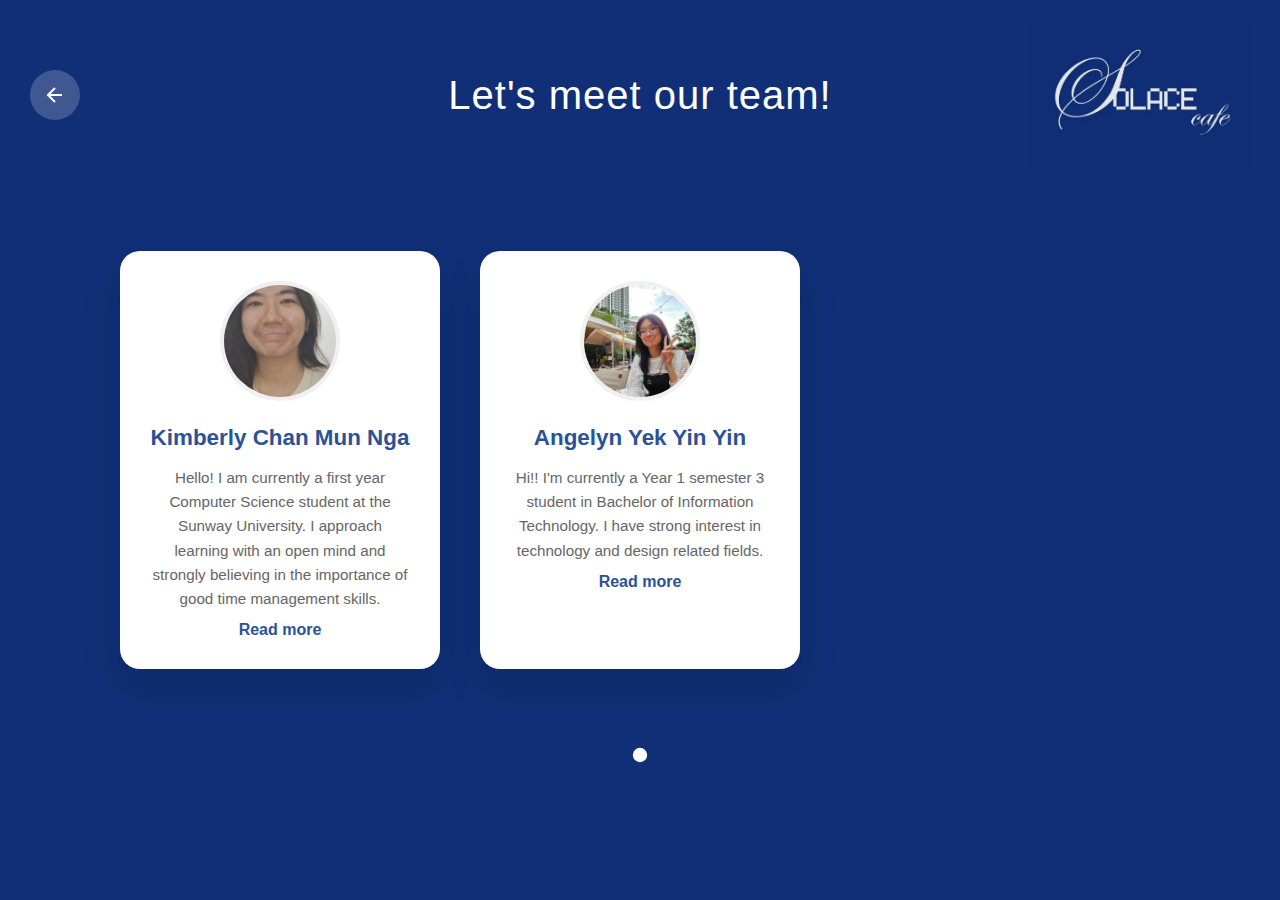
<file: team.html>
<!DOCTYPE html>
<html lang="en">
<head>
    <meta charset="UTF-8">
    <meta name="viewport" content="width=device-width, initial-scale=1.0">
    <title>Meet Our Team - Source Cafe</title>
    <link rel="stylesheet" href="css/teamstyle.css">
</head>
<body>
    <div class="header">
        <button class="back-button" onclick="goBack()">
            <svg class="back-arrow" viewBox="0 0 24 24">
                <path d="m12 19-7-7 7-7"/>
                <path d="m19 12H5"/>
            </svg>
        </button>
        <h1 class="title">Let's meet our team!</h1>
        <img src="images/logoweb.png" alt="Solace Cafe Logo" class="logo">
    </div>

    <div class="team-container">
        <div class="team-card" data-member="kimberly">
            <img src="images/kim.jpg" alt="Kimberly Chan Mun Nga" class="profile-image">
            <h2 class="name">Kimberly Chan Mun Nga</h2>
            <div class="description" id="desc-kimberly">
                Hello! I am currently a first year Computer Science student at the Sunway University. I approach learning with an open mind and strongly believing in the importance of good time management skills.
                <span class="more-text" style="display: none;">
                    My current passion lies in building web and mobile applications, Machine Learning and AI. Please feel free to contact me through email or drop me a message on LinkedIn if you want to collaborate with me for projects or even just a chat! I am currently seeking for internships starting Jan 2027.
                </span>
            </div>
            <span class="read-more" onclick="toggleDescription('kimberly')">Read more</span>
        </div>

        <div class="team-card" data-member="angelyn">
            <img src="images/ange.jpg" alt="Angelyn Yek Yin Yin" class="profile-image">
            <h2 class="name">Angelyn Yek Yin Yin</h2>
            <div class="description" id="desc-angelyn">
                Hi!! I'm currently a Year 1 semester 3 student in Bachelor of Information Technology. I have strong interest in technology and design related fields.
                <span class="more-text" style="display: none;">
                    Not only that, I love learning new tools and languages and I'm always looking for opportunities to expand my skill set whether it's through hands-on projects, collaborations or self-initiated challenges.
                </span>
            </div>
            <span class="read-more" onclick="toggleDescription('angelyn')">Read more</span>
        </div>

        <div class="team-card" data-member="tangjia">
            <img src="images/jiahui.jpg" alt="Tang Jia Hui" class="profile-image">
            <h2 class="name">Tang Jia Hui</h2>
            <div class="description" id="desc-tangjia">
                Hi, I'm Tang Jia Hui. I'm a Year 1 Semester 3 student currently pursuing a Bachelor of Science (Honours) in Information Technology at Sunway University.
                <span class="more-text" style="display: none;">
                    I have great interest in technology and how it can be used to solve problems in the real world. I am particularly interested in software development, web technologies, and data systems. I really enjoy getting new skills and also working on practical projects and experiences in the IT field.
                </span>
            </div>
            <span class="read-more" onclick="toggleDescription('tangjia')">Read more</span>
        </div>
    </div>

    <div class="page-indicator">
        <div class="dot active"></div>
    </div>

    <div class="notification" id="notification">
        <span id="notification-text"></span>
    </div>

    <script src="js/team.js"></script>
</body>
</html>
</file>
<file: css/style.css>
@import url('https://fonts.googleapis.com/css2?family=Dancing+Script:wght@700&family=Orbitron:wght@700&display=swap');

html {
  scroll-behavior: smooth;
}

body {
  margin: 0;
  font-family: 'Montserrat', Arial, sans-serif;
  background: #f7f8fa;
  color: #002366;
}

.navbar {
  background: #102f76;
  color: #fff;
  display: flex;
  align-items: center;
  justify-content: space-between;
  padding: 0.5rem 2rem;
  position: sticky;
  top: 0;
  z-index: 100;
}
.logo {
  display: flex;
  align-items: flex-end;
  position: relative;
  font-size: 2.2rem;
  height: 60px;
}
.logo img {
  height: 70px;
  margin-right: 10px;
}
.logo-script-s {
  font-family: 'Dancing Script', cursive;
  font-size: 2.7rem;
  font-weight: 700;
  color: #fff;
  line-height: 1;
  margin-right: 0.1em;
}
.logo-block {
  font-family: 'Orbitron', sans-serif;
  font-size: 1.7rem;
  font-weight: 700;
  letter-spacing: 0.08em;
  color: #fff;
  margin-right: 0.3em;
}
.logo-cafe {
  font-family: 'Dancing Script', cursive;
  font-size: 1.1rem;
  color: #fff;
  position: absolute;
  left: 4.1em;
  bottom: 0.1em;
  font-weight: 700;
  letter-spacing: 0.04em;
}
.logo-img {
  height: 130px;
  width: auto;
  display: block;
}
.nav-links {
  list-style: none;
  display: flex;
  gap: 2rem;
  margin: 0;
  padding: 0;
}
.nav-links li a {
  color: #fff;
  text-decoration: none;
  font-size: 1.1rem;
  transition: color 0.2s;
}
.nav-links li a:hover {
  color: #f7c873;
}
.nav-icons {
  display: flex;
  align-items: center;
  gap: 2rem;
  color: #fff;
}
.nav-icons a, .nav-icons i {
  color: #fff;
}
.nav-icons a:hover, .nav-icons i:hover {
  color: #f7c873;
}

/* Placeholder icon styles */
.icon-search, .icon-user, .icon-cart, .icon-email, .icon-phone, .icon-fb, .icon-ig, .icon-wa {
  display: inline-block;
  width: 24px; height: 24px;
  background: #fff2;
  border-radius: 50%;
}

.icon-email {
  display: inline-block;
  width: 22px;
  height: 22px;
  vertical-align: middle;
  margin-right: 0.5em;
  background: url('data:image/svg+xml;utf8,<svg fill="%23002366" xmlns="http://www.w3.org/2000/svg" viewBox="0 0 24 24"><path d="M20 4H4c-1.1 0-2 .9-2 2v12c0 1.1.9 2 2 2h16c1.1 0 2-.9 2-2V6c0-1.1-.9-2-2-2zm0 2v.01L12 13 4 6.01V6h16zM4 20v-9.99l7.99 7.99c.39.39 1.02.39 1.41 0L20 10.01V20H4z"/></svg>') no-repeat center/contain;
}
.icon-phone {
  display: inline-block;
  width: 22px;
  height: 22px;
  vertical-align: middle;
  margin-right: 0.5em;
  background: url('data:image/svg+xml;utf8,<svg fill="%23002366" xmlns="http://www.w3.org/2000/svg" viewBox="0 0 24 24"><path d="M6.62 10.79a15.053 15.053 0 006.59 6.59l2.2-2.2a1 1 0 011.01-.24c1.12.37 2.33.57 3.58.57a1 1 0 011 1V20a1 1 0 01-1 1C10.07 21 3 13.93 3 5a1 1 0 011-1h3.5a1 1 0 011 1c0 1.25.2 2.46.57 3.58a1 1 0 01-.24 1.01l-2.2 2.2z"/></svg>') no-repeat center/contain;
}

.hero {
  position: relative;
  height: 400px;
  background: #002366;
  color: #fff;
  display: flex;
  align-items: center;
  justify-content: center;
  overflow: hidden;
}
.hero-bg {
  position: absolute;
  top: 0; left: 0; width: 100%; height: 100%;
  object-fit: cover;
  opacity: 0.7;
  z-index: 1;
}
.hero-content {
  position: relative;
  z-index: 2;
  text-align: center;
}
.hero-content h1 {
  font-family: 'Playfair Display', serif;
  font-size: 4rem;
  margin: 0;
}
.solace-script {
  font-family: 'Playfair Display', cursive;
  font-size: 4rem;
  font-weight: 700;
}
.solace-block {
  font-family: 'Montserrat', sans-serif;
  font-size: 2rem;
  font-weight: 400;
}
.hero-content p {
  font-size: 1.3rem;
  margin: 1rem 0;
}
.btn, .btn-reservation {
  background: #002366;
  color: #fff;
  border: none;
  border-radius: 20px;
  padding: 0.7rem 2rem;
  font-size: 1rem;
  cursor: pointer;
  transition: background 0.2s;
  box-shadow: 0 2px 8px #0001;
  text-decoration: none;
}
.btn:hover {
  background: #f7c873;
  color: #002366;
}
.btn-reservation {
  border-radius: 0;
  padding: 0.7rem 2rem;
  margin-left: 2rem;
}

.about {
  background: #fff;
  padding: 2rem 0 3rem 0;
}
.about-row {
  display: flex;
  align-items: center;
  justify-content: space-between;
  max-width: 1100px;
  margin: 0 auto 2rem auto;
  gap: 2rem;
}
.about-header {
  flex: 1;
  text-align: left;
}
.about-title-line {
  display: flex;
  align-items: center;
  margin-bottom: 0.5rem;
  border-left: none;
  padding-left: 0;
}
.about-title {
  font-family: 'Playfair Display', serif;
  font-size: 2.5rem;
  font-weight: 700;
  position: relative;
  padding-left: 0;
}
.about-title-us {
  position: relative;
  z-index: 1;
  padding-left: 0.5rem;
  margin-left: 0.5rem;
}
.about-title-us::before {
  content: "";
  position: absolute;
  left: 0;
  top: 0;
  width: 100%;
  height: 100%;
  border-left: 6px solid #002366;
  border-radius: 3px;
  z-index: -1;
}
.about-header p {
  margin: 0;
  font-size: 1.1rem;
  color: #002366;
  max-width: 600px;
}
.btn-reservation {
  align-self: flex-start;
  margin-left: 0;
  margin-top: 0.5rem;
}
.about-cards {
  display: flex;
  justify-content: center;
  gap: 2rem;
  margin-top: 2rem;
}
.about-card {
  background: #f7f8fa;
  border-radius: 10px;
  box-shadow: 0 2px 8px #0001;
  padding: 1rem;
  width: 180px;
  text-align: center;
}
.about-card img {
  width: 100%;
  border-radius: 8px;
  margin-bottom: 0.7rem;
}

.menu-preview {
  background: #fff;
  padding: 2rem 0 3rem 0;
  text-align: center;
}
.menu-preview h2 {
  font-family: 'Playfair Display', serif;
  font-size: 2.2rem;
  margin-bottom: 1rem;
}
.menu-tabs {
  display: flex;
  justify-content: center;
  gap: 1.5rem;
  margin-bottom: 2rem;
}
.tab {
  background: none;
  border: none;
  color: #002366;
  font-size: 1.1rem;
  padding: 0.5rem 1.5rem;
  border-radius: 20px;
  cursor: pointer;
  transition: background 0.2s, color 0.2s;
}
.tab.active, .tab:hover {
  background: #002366;
  color: #fff;
}
.drinks-subtabs {
  display: flex;
  justify-content: center;
  gap: 1rem;
  margin-bottom: 1.5rem;
}
.subtab {
  background: none;
  border: none;
  color: #002366;
  font-size: 1rem;
  padding: 0.4rem 1.2rem;
  border-radius: 15px;
  cursor: pointer;
  transition: background 0.2s, color 0.2s;
  border: 2px solid #002366;
}
.subtab.active, .subtab:hover {
  background: #002366;
  color: #fff;
}
.menu-slider {
  display: flex;
  align-items: center;
  justify-content: center;
  gap: 1rem;
  margin-bottom: 2rem;
  padding: 1rem 0;
  min-height: 280px;
}
.menu-arrow {
  background: #e0e0e0;
  color: #002366;
  border: none;
  border-radius: 50%;
  width: 40px;
  height: 40px;
  font-size: 2rem;
  display: flex;
  align-items: center;
  justify-content: center;
  cursor: pointer;
  transition: background 0.2s, color 0.2s;
}
.menu-arrow:hover {
  background: #cccccc;
  color: #002366;
}
.menu-items {
  flex: 1 1 auto;
  display: flex;
  justify-content: center;
  gap: 2rem;
  overflow: hidden;
  padding: 1rem 0;
}
.menu-item {
  background: linear-gradient(135deg, #f7f8fa 0%, #ffffff 100%);
  border-radius: 12px;
  box-shadow: 0 3px 12px rgba(0, 0, 0, 0.08);
  padding: 1.2rem;
  width: 180px;
  text-align: center;
  position: relative;
  transition: all 0.3s ease;
  cursor: pointer;
  border: 1px solid rgba(0, 35, 102, 0.05);
}

.menu-item:hover {
  transform: translateY(-3px);
  box-shadow: 0 8px 25px rgba(0, 35, 102, 0.15);
  background: linear-gradient(135deg, #ffffff 0%, #f8f9ff 100%);
  border: 1px solid #002366;
}
.menu-item img {
  width: 100px;
  height: 100px;
  object-fit: cover;
  border-radius: 50%;
  margin-bottom: 0.7rem;
  transition: transform 0.3s ease;
}

.menu-item:hover img {
  transform: scale(1.05);
}
.menu-item .item-info h3 {
  margin: 0.5rem 0 0.2rem 0;
  font-size: 1.1rem;
  transition: color 0.3s ease;
}

.menu-item:hover .item-info h3 {
  color: #002366;
  font-weight: 700;
}
.menu-item .item-info p {
  margin: 0;
  color: #002366;
  font-weight: 600;
  transition: color 0.3s ease;
}

.menu-item:hover .item-info p {
  color: #f7c873;
}
.quantity-selector {
  padding: 0.1rem 0.5rem;
  gap: 0.3rem;
  border-radius: 16px;
}
.quantity-selector button {
  background: #002366;
  color: #fff;
  border: none;
  font-size: 1rem;
  width: 20px;
  height: 20px;
  border-radius: 50%;
  font-family: 'Montserrat', sans-serif;
  cursor: pointer;
  transition: background 0.2s, color 0.2s;
}
.quantity-selector button:hover {
  background: #f7c873;
  color: #002366;
}
.quantity-selector .quantity {
  font-size: 1rem;
  min-width: 1em;
}
.add-to-cart {
  
}

.contact {
  background: #002366;
  color: #fff;
  display: flex;
  justify-content: center;
  align-items: flex-start;
  gap: 3rem;
  padding: 2rem 0;
}
.contact-form, .contact-info {
  background: #fff;
  color: #002366;
  border-radius: 15px;
  box-shadow: 0 2px 8px #0002;
  padding: 2rem;
  min-width: 300px;
  max-width: 350px;
}
.contact-form h2, .contact-info h2 {
  font-family: 'Playfair Display', serif;
  font-size: 1.5rem;
  margin-bottom: 0.5rem;
}
.contact-form form {
  display: flex;
  flex-direction: column;
  gap: 1rem;
}
.contact-form input, .contact-form textarea {
  border: none;
  background: #f7f8fa;
  border-radius: 10px;
  padding: 0.7rem 1rem;
  font-size: 1rem;
  color: #002366;
  resize: none;
}
.contact-form button {
  align-self: flex-start;
}
.contact-info p {
  margin: 1rem 0 0 0;
  font-size: 1rem;
  display: flex;
  align-items: center;
  gap: 0.5rem;
}
.contact-info i.fa-solid {
  color: #002366;
  font-size: 1.1em;
  margin-right: 0.5em;
  vertical-align: middle;
}

footer {
  background: #002366;
  color: #fff;
  padding: 2rem 0 0.5rem 0;
  font-size: 1rem;
}
.footer-main {
  display: flex;
  justify-content: space-between;
  align-items: flex-start;
  max-width: 1100px;
  margin: 0 auto;
  padding-bottom: 1rem;
  border-bottom: 1px solid #fff3;
}
.footer-logo {
  display: flex;
  align-items: center;
  font-family: 'Playfair Display', serif;
  font-size: 2rem;
}
.footer-logo img {
  height: 100px;
  margin-right: 10px;
}
.footer-logo .cafe {
  font-size: 1rem;
  font-family: 'Montserrat', sans-serif;
  font-weight: 400;
}
.footer-info {
  display: flex;
  gap: 3rem;
}
.footer-info h4 {
  margin: 0 0 0.5rem 0;
  font-family: 'Playfair Display', serif;
  font-size: 1.1rem;
}
.footer-social {
  display: flex;
  gap: 1rem;
  margin-top: 1rem;
}
.footer-social a {
  color: #fff;
  font-size: 2rem;
  margin-right: 1.2rem;
  transition: color 0.2s;
}
.footer-social a:last-child {
  margin-right: 0;
}
.footer-social a:hover {
  color: #f7c873;
}
.footer-bottom {
  text-align: center;
  margin-top: 1rem;
  font-size: 0.95rem;
  color: #fff9;
}

/* Scroll to top button */
.scroll-to-top {
  position: fixed;
  bottom: 30px;
  right: 30px;
  width: 50px;
  height: 50px;
  background: #002366;
  color: #fff;
  border: none;
  border-radius: 50%;
  cursor: pointer;
  display: none;
  align-items: center;
  justify-content: center;
  font-size: 1.2rem;
  box-shadow: 0 4px 12px rgba(0, 35, 102, 0.3);
  transition: all 0.3s ease;
  z-index: 1000;
}

.scroll-to-top:hover {
  background: #f7c873;
  color: #002366;
  transform: translateY(-2px);
  box-shadow: 0 6px 16px rgba(0, 35, 102, 0.4);
}

.scroll-to-top.show {
  display: flex;
}

/* Responsive Design */
@media (max-width: 900px) {
  /* Keep menu items horizontal and scrollable */
  .menu-items {
    flex-direction: row;
    justify-content: flex-start;
    overflow-x: auto;
    overflow-y: hidden;
    padding: 1rem 0;
    gap: 1.5rem;
    scroll-snap-type: x mandatory;
  }
  
  .menu-item {
    flex-shrink: 0;
    scroll-snap-align: start;
    min-width: 180px;
  }
  
  .menu-slider {
    overflow: hidden;
  }
  .about-row {
    flex-direction: column;
    align-items: flex-start;
    gap: 1rem;
  }
  .about-header {
    text-align: center;
    width: 100%;
  }
  .btn-reservation {
    align-self: center;
    margin-top: 1rem;
  }
  .about-cards {
    flex-direction: row;
    align-items: center;
    gap: 1.5rem;
    overflow-x: auto;
    overflow-y: hidden;
    padding: 1rem 0;
    justify-content: flex-start;
  }
  .about-cards, .footer-main, .contact {
    flex-direction: column;
    align-items: center;
    gap: 1.5rem;
  }
  .footer-info {
    flex-direction: column;
    gap: 1rem;
  }
}
@media (max-width: 600px) {
  .navbar {
    flex-direction: column;
    gap: 1rem;
    padding: 1rem;
  }
  .hero-content h1 {
    font-size: 2.2rem;
  }
  .about-header h2, .menu-preview h2 {
    font-size: 1.5rem;
  }
  .about-card {
    width: 180px;
    min-width: 180px;
    flex-shrink: 0;
  }
  
  .contact-form, .contact-info {
    width: 90vw;
    min-width: unset;
    max-width: unset;
  }
  
  /* Ensure menu items stay horizontal on very small screens */
  .menu-items {
    gap: 1rem;
    padding: 0.5rem 0;
  }
  
  .menu-item {
    min-width: 160px;
    padding: 1rem;
  }
}

.hero-logo {
  max-width: 400px;
  width: 100%;
  height: auto;
  display: block;
  margin: 0 auto 1rem auto;
}

.hero .btn, .hero-content .btn {
  text-decoration: none;
}

/* --- Custom About Us Section Styles --- */
.custom-about-row {
  display: flex;
  align-items: flex-start;
  justify-content: flex-start;
  gap: 2.5rem;
  max-width: 1100px;
  margin: 0 auto 2.5rem auto;
  position: relative;
}
.custom-about-header {
  display: flex;
  align-items: flex-start;
  gap: 2rem;
  flex: 1;
}
.custom-about-title-line {
  border-left: 5px solid #002366;
  padding-left: 1.2rem;
  margin-right: 1.2rem;
  display: flex;
  align-items: center;
  height: 100%;
}
.custom-about-title {
  font-family: 'Playfair Display', serif;
  font-size: 2.5rem;
  font-weight: 700;
  color: #002366;
  letter-spacing: 0.5px;
  display: block;
}
.custom-about-desc {
  font-size: 1.1rem;
  color: #002366;
  max-width: 520px;
  margin: 0;
  align-self: center;
}
.custom-reservation-btn {
  margin-left: auto;
  margin-top: 0;
  align-self: flex-start;
  background: #002366;
  color: #fff;
  border-radius: 0;
  font-family: 'Montserrat', sans-serif;
  font-size: 1.1rem;
  padding: 0.7rem 2rem;
  box-shadow: none;
  transition: background 0.2s, color 0.2s;
}
.custom-reservation-btn:hover {
  background: #f7c873;
  color: #002366;
}
.custom-about-cards {
  display: flex;
  justify-content: center;
  gap: 2.5rem;
  margin-top: 2.5rem;
}
.custom-about-card {
  background: none;
  box-shadow: none;
  border-radius: 0;
  padding: 0;
  width: 210px;
  text-align: center;
  display: flex;
  flex-direction: column;
  align-items: center;
}
.custom-img-border {
  background: none;
  border-top: 10px solid #002366;
  border-left: 10px solid #002366;
  border-radius: 0 0 12px 0;
  display: inline-block;
  margin-bottom: 1rem;
  width: 180px;
  height: 180px;
  overflow: hidden;
  box-sizing: content-box;
}
.custom-img-border img {
  width: 180px;
  height: 180px;
  object-fit: cover;
  display: block;
  border-radius: 0 0 12px 0;
}
.custom-about-card p {
  font-size: 1.08rem;
  color: #002366;
  margin-top: 0.5rem;
  margin-bottom: 0;
}

@media (max-width: 900px) {
  .custom-about-row {
    flex-direction: column;
    align-items: flex-start;
    gap: 1.5rem;
  }
  .custom-about-header {
    flex-direction: column;
    gap: 1rem;
    width: 100%;
  }
  .custom-about-title-line {
    margin-bottom: 0.5rem;
    margin-right: 0;
    padding-left: 0.8rem;
  }
  .custom-about-cards {
    flex-direction: row;
    align-items: center;
    gap: 1.5rem;
    overflow-x: auto;
    overflow-y: hidden;
    padding: 1rem 0;
    justify-content: flex-start;
  }
}

.contact-success-message {
  margin-top: 1.2rem;
  background: #e6f9e7;
  color: #217a3a;
  border: 1.5px solid #b6e2c1;
  border-radius: 8px;
  padding: 1rem 1.5rem;
  font-size: 1.08rem;
  text-align: center;
  font-family: 'Montserrat', Arial, sans-serif;
  box-shadow: 0 2px 8px #0001;
  animation: fadeIn 0.5s;
}

@keyframes fadeIn {
  from { opacity: 0; transform: translateY(10px); }
  to { opacity: 1; transform: translateY(0); }
}

/* Responsive styles for tablets */
@media (max-width: 900px) {
  body {
    font-size: 1.1em;
  }
  .container, .main, .content {
    width: 95%;
    padding: 10px;
  }
  img {
    max-width: 100%;
    height: auto;
  }
}

/* Responsive styles for phones */
@media (max-width: 600px) {
  body {
    font-size: 1em;
  }
  .container, .main, .content {
    width: 100%;
    padding: 5px;
  }
  nav, .menu, .sidebar {
    display: none;
  }
  header, footer {
    text-align: center;
  }
  img {
    max-width: 100%;
    height: auto;
  }
}
</file>
<file: css/checkout.css>
body {
    margin: 0;
    font-family: 'Georgia', serif;
    background: #fcfcfc;
    color: #1a3263;
}

.checkout-container {
    display: flex;
    min-height: 100vh;
}

.sidebar {
    background: #14387b;
    width: 270px;
    display: flex;
    flex-direction: column;
    align-items: center;
    padding: 30px 0 0 0;
}

.logo {
    width: 160px;
    height: 90px;
    border-radius: 18px;
    margin-bottom: 40px;
    display: flex;
    align-items: center;
    justify-content: center;
    overflow: hidden;
    margin-top: 48px;
}

.logo img {
    max-width: 100%;
    max-height: 100%;
}

.back-arrow {
    color: #fff !important;
    font-size: 2rem;
    margin-bottom: 24px;
    margin-top: 8px;
    align-self: center;
    cursor: pointer;
    background: none;
    border: none;
    z-index: 2;
}

.place-order-btn {
    margin-top: auto;
    margin-bottom: 40px;
    background: #fff;
    color: #1a3263;
    border: none;
    border-radius: 20px;
    font-size: 1.5rem;
    padding: 12px 36px;
    cursor: pointer;
    font-family: inherit;
    box-shadow: 0 2px 8px #0001;
    transition: background 0.2s;
}

.place-order-btn:hover {
    background: #e6eaf7;
}

.main-content {
    flex: 1;
    padding: 40px 0;
    display: flex;
    flex-direction: column;
    align-items: center;
}

.checkout-title {
    font-size: 2.7rem;
    font-weight: bold;
    margin-bottom: 18px;
    color: #1a3263;
    text-shadow: 0 2px 8px #e6eaf7;
}

.section-box {
    background: #fff;
    border-radius: 24px;
    box-shadow: 0 2px 12px #0001;
    padding: 32px 38px 28px 38px;
    margin-bottom: 32px;
    min-width: 420px;
    max-width: 520px;
}

.section-title {
    font-size: 1.4rem;
    font-weight: 600;
    color: #1a3263;
    text-align: center;
    margin-bottom: 18px;
    border-bottom: 2px solid #e6eaf7;
    padding-bottom: 8px;
}

.form-group {
    margin-bottom: 18px;
}

.form-label {
    display: block;
    font-size: 1.08rem;
    margin-bottom: 6px;
}

.form-label .required {
    color: #e74c3c;
    margin-left: 2px;
}

.form-input {
    width: 100%;
    padding: 10px 14px;
    border: 1.5px solid #bfcbe6;
    border-radius: 10px;
    font-size: 1.08rem;
    font-family: inherit;
    background: #f8fafd;
    color: #1a3263;
    transition: border 0.2s;
}

.form-input:focus {
    border-color: #3b5ba9;
    outline: none;
}

.payment-section {
    background: #fff;
    border-radius: 24px;
    box-shadow: 0 2px 12px #0001;
    padding: 32px 38px 28px 38px;
    min-width: 420px;
    max-width: 520px;
}

.payment-title {
    font-size: 1.2rem;
    font-weight: 600;
    color: #1a3263;
    text-align: center;
    margin-bottom: 18px;
    border-bottom: 2px solid #e6eaf7;
    padding-bottom: 8px;
}

.payment-options {
    display: flex;
    flex-direction: column;
    gap: 16px;
}

.payment-option {
    display: flex;
    align-items: center;
    border: 2px solid #e0e6f7;
    border-radius: 12px;
    padding: 12px 16px;
    background: #f8fafd;
    cursor: pointer;
    transition: border 0.2s;
    position: relative;
}

.payment-option input[type="radio"] {
    accent-color: #3b5ba9;
    margin-right: 16px;
    width: 20px;
    height: 20px;
}

.payment-label {
    flex: 1;
    font-size: 1.08rem;
    color: #1a3263;
}

.payment-img {
    width: 48px;
    height: 32px;
    object-fit: contain;
    margin-left: 12px;
    background: #fff;
    border-radius: 6px;
    border: 1px solid #e6eaf7;
    display: flex;
    align-items: center;
    justify-content: center;
}

.payment-img img {
    max-width: 48px;
    max-height: 32px;
    width: auto;
    height: auto;
    display: block;
}

@media (max-width: 900px) {
    .checkout-container { 
        flex-direction: column; 
    }
    
    .sidebar { 
        width: 100%; 
        flex-direction: row; 
        justify-content: space-between; 
        height: 90px; 
        padding: 0 20px; 
    }
    
    .main-content { 
        padding: 20px 0; 
    }
    
    .section-box, .payment-section { 
        min-width: unset; 
        max-width: 98vw; 
    }
}

/* Responsive styles for tablets */
@media (max-width: 900px) {
  body {
    font-size: 1.1em;
  }
  .checkout-container {
    width: 95%;
    padding: 10px;
  }
  img {
    max-width: 100%;
    height: auto;
  }
}

/* Responsive styles for phones */
@media (max-width: 600px) {
  body {
    font-size: 1em;
  }
  .checkout-container {
    width: 100%;
    padding: 5px;
  }
  .checkout-sidebar {
    display: none;
  }
  img {
    max-width: 100%;
    height: auto;
  }
}
</file>
<file: css/loginstyle.css>
* {
    margin: 0;
    padding: 0;
    box-sizing: border-box;
}

body {
    font-family: 'Georgia', serif;
    background: linear-gradient(135deg, #102f76 0%, #102f76 100%);
    min-height: 100vh;
    display: flex;
    align-items: center;
    justify-content: center;
    color: #333;
}

.auth-container {
    background: rgba(255, 255, 255, 0.95);
    border-radius: 20px;
    box-shadow: 0 20px 40px rgba(0, 0, 0, 0.1);
    overflow: hidden;
    width: 900px;
    max-width: 90vw;
    min-height: 600px;
    display: flex;
    backdrop-filter: blur(10px);
}

.auth-left {
    flex: 1;
    background: linear-gradient(45deg, rgba(16, 47, 118, 0.9), rgba(16, 47, 118, 0.9)),
                url('data:image/svg+xml,<svg xmlns="http://www.w3.org/2000/svg" viewBox="0 0 100 100"><defs><pattern id="coffee" patternUnits="userSpaceOnUse" width="20" height="20"><circle cx="10" cy="10" r="2" fill="rgba(255,255,255,0.1)"/></pattern></defs><rect width="100" height="100" fill="url(%23coffee)"/></svg>');
    color: white;
    padding: 60px 40px;
    display: flex;
    flex-direction: column;
    justify-content: center;
    align-items: center;
    text-align: center;
}

.logo {
    font-size: 48px;
    font-weight: 300;
    margin-bottom: 20px;
    font-style: italic;
}

.tagline {
    font-size: 18px;
    opacity: 0.9;
    font-style: italic;
    margin-bottom: 40px;
}

.coffee-cup {
    width: 80px;
    height: 80px;
    margin: 20px 0;
    opacity: 0.3;
}

.auth-right {
    flex: 1;
    padding: 60px 40px;
    display: flex;
    flex-direction: column;
    justify-content: center;
}

.auth-toggle {
    display: flex;
    background: #f8f9fa;
    border-radius: 50px;
    margin-bottom: 40px;
    overflow: hidden;
}

.toggle-btn {
    flex: 1;
    padding: 15px 20px;
    background: none;
    border: none;
    cursor: pointer;
    font-size: 16px;
    font-weight: 500;
    transition: all 0.3s ease;
    color: #666;
}

.toggle-btn.active {
    background: #102f76;
    color: white;
}

.form-container {
    position: relative;
}

.auth-form {
    display: none;
}

.auth-form.active {
    display: block;
    animation: fadeIn 0.3s ease;
}

@keyframes fadeIn {
    from { opacity: 0; transform: translateY(10px); }
    to { opacity: 1; transform: translateY(0); }
}

.form-group {
    margin-bottom: 25px;
}

.form-group label {
    display: block;
    margin-bottom: 8px;
    font-weight: 500;
    color: #333;
}

.form-group input {
    width: 100%;
    padding: 15px 20px;
    border: 2px solid #e9ecef;
    border-radius: 10px;
    font-size: 16px;
    transition: border-color 0.3s ease;
    background: #fff;
}

.form-group input:focus {
    outline: none;
    border-color: #102f76;
}

.auth-btn {
    width: 100%;
    padding: 15px;
    background: #102f76;
    color: white;
    border: none;
    border-radius: 10px;
    font-size: 16px;
    font-weight: 600;
    cursor: pointer;
    transition: all 0.3s ease;
    margin-top: 10px;
}

.auth-btn:hover {
    background: #0a2355;
    transform: translateY(-2px);
    box-shadow: 0 5px 15px rgba(16, 47, 118, 0.3);
}

.success-message {
    display: none;
    text-align: center;
    padding: 40px;
    animation: slideIn 0.5s ease;
}

@keyframes slideIn {
    from { transform: translateY(20px); opacity: 0; }
    to { transform: translateY(0); opacity: 1; }
}

.success-icon {
    width: 80px;
    height: 80px;
    background: #28a745;
    border-radius: 50%;
    display: flex;
    align-items: center;
    justify-content: center;
    margin: 0 auto 20px;
    color: white;
    font-size: 40px;
}

.welcome-text {
    font-size: 28px;
    font-weight: 600;
    color: #333;
    margin-bottom: 15px;
}

.welcome-subtext {
    color: #666;
    font-size: 18px;
    margin-bottom: 35px;
    line-height: 1.5;
}

.continue-btn {
    background: #102f76;
    color: white;
    border: none;
    padding: 12px 30px;
    border-radius: 8px;
    font-size: 16px;
    cursor: pointer;
    transition: background 0.3s ease;
}

.continue-btn:hover {
    background: #0a2355;
}


input[type="email"], input[type="password"], input[type="text"] {
    -webkit-appearance: none;
    -moz-appearance: none;
    appearance: none;
}

button {
    -webkit-appearance: none;
    -moz-appearance: none;
    appearance: none;
}


@media screen and (max-width: 768px) {
    .auth-container {
        flex-direction: column;
        width: 95vw;
        max-width: 95vw;
        height: auto;
        min-height: 0;
        max-height: 95vh;
        overflow-y: auto;
    }
    
    .auth-left {
        padding: 30px 20px;
        min-height: 180px;
        flex-shrink: 0;
    }
    
    .auth-right {
        padding: 30px 20px;
        flex: 1;
    }
    
    .coffee-cup {
        width: 60px;
        height: 60px;
        margin: 15px 0;
    }
    
    .auth-left p {
        font-size: 16px !important;
    }
}

@media screen and (max-width: 480px) {
    .auth-container {
        width: 100vw;
        height: 100vh;
        border-radius: 0;
        max-height: 100vh;
    }
    
    .auth-left {
        padding: 25px 15px;
        min-height: 150px;
    }
    
    .auth-right {
        padding: 25px 15px;
    }
    
    .form-group input {
        padding: 12px 15px;
        font-size: 16px; 
    }
}


@media screen and (max-height: 600px) and (orientation: landscape) {
    .auth-container {
        flex-direction: row;
        height: 95vh;
    }
    
    .auth-left {
        padding: 20px;
        min-height: auto;
    }
    
    .coffee-cup {
        width: 40px;
        height: 40px;
        margin: 10px 0;
    }
    
    .auth-left p {
        font-size: 14px !important;
    }
}
</file>
<file: css/reservation.css>
:root {
  --main-blue: #16316b;
  --light-gray: #e5e5e5;
  --input-gray: #b0b0b0;
  --hover-blue: #1d3a8a;
}

* {
  margin: 0;
  padding: 0;
  box-sizing: border-box;
}

body {
  font-family: 'Montserrat', Arial, sans-serif;
  background-color: #fff;
  min-height: 100vh;
}

.page-container {
  background-color: #fff;
  min-height: 100vh;
  padding: 60px 40px 40px 40px;
  display: flex;
  justify-content: center;
  align-items: flex-start;
}

.reservation-card {
  background: #fff;
  width: 100%;
  max-width: 600px;
  padding: 40px;
  border-radius: 10px;
  box-shadow: 0 2px 16px rgba(22,49,107,0.07);
  position: relative;
}

.back-arrow {
  position: absolute;
  top: 40px;
  left: 40px;
  font-size: 2.2rem;
  color: var(--main-blue);
  cursor: pointer;
  font-weight: 300;
}

.header {
  text-align: center;
  margin-bottom: 40px;
  margin-top: 20px;
}

.title {
  font-family: 'Playfair Display', serif;
  font-size: 2.7rem;
  font-weight: 700;
  color: var(--main-blue);
  margin-bottom: 12px;
  letter-spacing: -0.5px;
}

.subtitle {
  font-family: 'Playfair Display', serif;
  font-size: 1.2rem;
  color: var(--main-blue);
  font-weight: 400;
  line-height: 1.4;
}

.subtitle a {
  color: var(--main-blue);
  text-decoration: underline;
}

.form-container {
  margin-top: 50px;
}

.input-row {
  display: flex;
  gap: 20px;
  margin-bottom: 35px;
}

.input-group {
  flex: 1;
}

.input-label {
  display: block;
  font-family: 'Playfair Display', serif;
  font-size: 1.2rem;
  color: var(--main-blue);
  margin-bottom: 8px;
  font-weight: 400;
}

.form-input {
  width: 100%;
  border: none;
  border-bottom: 3px solid var(--light-gray);
  background: transparent;
  font-size: 1.2rem;
  padding: 0.7rem 0.5rem;
  color: var(--main-blue);
  outline: none;
  font-family: 'Playfair Display', serif;
  transition: border-color 0.3s ease;
}

.form-input:focus {
  border-bottom-color: var(--main-blue);
}

.select-row {
  display: flex;
  gap: 20px;
  margin-bottom: 40px;
  align-items: flex-end;
}

.select-group {
  flex: 1;
  position: relative;
}

.form-select {
  width: 100%;
  border: none;
  border-bottom: 3px solid var(--light-gray);
  background: transparent;
  font-size: 1.2rem;
  padding: 0.7rem 0.5rem 0.7rem 2.2rem;
  color: var(--main-blue);
  outline: none;
  appearance: none;
  font-family: 'Playfair Display', serif;
  cursor: pointer;
  transition: border-color 0.3s ease;
}

.form-select:focus {
  border-bottom-color: var(--main-blue);
}

.select-group::after {
  content: '▼';
  position: absolute;
  right: 10px;
  bottom: 18px;
  color: var(--input-gray);
  font-size: 1rem;
  pointer-events: none;
}

.select-group.person::before {
  content: '👤';
  position: absolute;
  left: 0;
  bottom: 18px;
  font-size: 1.2rem;
  color: var(--light-gray);
}

.select-group.date::before {
  content: '📅';
  position: absolute;
  left: 0;
  bottom: 18px;
  font-size: 1.2rem;
  color: var(--light-gray);
}

.select-group.time::before {
  content: '🕐';
  position: absolute;
  left: 0;
  bottom: 18px;
  font-size: 1.2rem;
  color: var(--light-gray);
}

.book-button {
  width: 60%;
  background-color: var(--main-blue);
  color: white;
  border: none;
  padding: 1.1rem 0;
  font-size: 1.4rem;
  font-family: 'Playfair Display', serif;
  font-weight: 500;
  cursor: pointer;
  border-radius: 2px;
  margin: 2.5rem auto 0 auto;
  display: block;
  transition: background-color 0.3s ease;
}

.book-button:hover {
  background-color: var(--hover-blue);
}

.success-message {
  display: none;
  background-color: #27ae60;
  color: white;
  padding: 15px;
  text-align: center;
  margin-top: 20px;
  border-radius: 4px;
  font-size: 1.1rem;
}

@media (max-width: 700px) {
  .page-container {
    padding: 40px 5px;
  }
  
  .reservation-card {
    padding: 30px 5px;
  }
  
  .input-row,
  .select-row {
    flex-direction: column;
    gap: 25px;
  }
  
  .book-button {
    width: 100%;
  }
  
  .back-arrow {
    left: 10px;
    top: 10px;
  }
}

/* Responsive styles for tablets */
@media (max-width: 900px) {
  body {
    font-size: 1.1em;
  }
  .reservation-container {
    width: 95%;
    padding: 10px;
  }
  img {
    max-width: 100%;
    height: auto;
  }
}

/* Responsive styles for phones */
@media (max-width: 600px) {
  body {
    font-size: 1em;
  }
  .reservation-container {
    width: 100%;
    padding: 5px;
  }
  .reservation-sidebar {
    display: none;
  }
  img {
    max-width: 100%;
    height: auto;
  }
}
</file>
<file: css/teamstyle.css>
* {
    margin: 0;
    padding: 0;
    box-sizing: border-box;
}

body {
    font-family: -apple-system, BlinkMacSystemFont, 'Segoe UI', Roboto, sans-serif;
    background: #102f76;
    min-height: 100vh;
    color: white;
}

.header {
    display: flex;
    align-items: center;
    justify-content: space-between;
    padding: 20px 30px;
    position: relative;
}

.back-button {
    background: rgba(255, 255, 255, 0.2);
    border: none;
    border-radius: 50%;
    width: 50px;
    height: 50px;
    display: flex;
    align-items: center;
    justify-content: center;
    cursor: pointer;
    transition: all 0.3s ease;
    backdrop-filter: blur(10px);
}

.back-button:hover {
    background: rgba(255, 255, 255, 0.3);
    transform: translateX(-5px);
}

.back-arrow {
    width: 24px;
    height: 24px;
    stroke: white;
    stroke-width: 2;
    fill: none;
}

.title {
    position: absolute;
    left: 50%;
    transform: translateX(-50%);
    font-size: 2.5rem;
    font-weight: 300;
    letter-spacing: 1px;
}

.logo {
    width: 220px;
    height: auto;
    opacity: 0.9;
}

.team-container {
    display: flex;
    justify-content: center;
    gap: 40px;
    padding: 60px 40px;
    flex-wrap: wrap;
    max-width: 1400px;
    margin: 0 auto;
}

.team-card {
    background: white;
    border-radius: 20px;
    padding: 30px;
    width: 320px;
    text-align: center;
    color: #333;
    box-shadow: 0 20px 40px rgba(0, 0, 0, 0.1);
    transition: all 0.4s cubic-bezier(0.175, 0.885, 0.32, 1.275);
    cursor: pointer;
    position: relative;
    overflow: hidden;
}

.team-card::before {
    content: '';
    position: absolute;
    top: 0;
    left: -100%;
    width: 100%;
    height: 100%;
    background: linear-gradient(90deg, transparent, rgba(255, 255, 255, 0.4), transparent);
    transition: left 0.5s;
}

.team-card:hover::before {
    left: 100%;
}

.team-card:hover {
    transform: translateY(-15px) scale(1.02);
    box-shadow: 0 30px 60px rgba(0, 0, 0, 0.2);
}

.profile-image {
    width: 120px;
    height: 120px;
    border-radius: 50%;
    object-fit: cover;
    margin: 0 auto 20px;
    border: 4px solid #f0f0f0;
    transition: all 0.3s ease;
}

.team-card:hover .profile-image {
    transform: scale(1.1);
    border-color: #2a5298;
}

.name {
    font-size: 1.4rem;
    font-weight: 600;
    margin-bottom: 15px;
    color: #2a5298;
}

.description {
    font-size: 0.95rem;
    line-height: 1.6;
    color: #666;
    max-height: 200px;
    overflow: hidden;
    transition: all 0.3s ease;
    position: relative;
}

.description.expanded {
    max-height: none;
}

.read-more {
    color: #2a5298;
    cursor: pointer;
    font-weight: 600;
    margin-top: 10px;
    display: inline-block;
    transition: color 0.3s ease;
}

.read-more:hover {
    color: #1e3c72;
    text-decoration: underline;
}

.page-indicator {
    display: flex;
    justify-content: center;
    gap: 10px;
    padding: 20px;
}

.dot {
    width: 12px;
    height: 12px;
    border-radius: 50%;
    background: rgba(255, 255, 255, 0.3);
    transition: all 0.3s ease;
}

.dot.active {
    background: white;
    transform: scale(1.2);
}

@media (max-width: 768px) {
    .team-container {
        flex-direction: column;
        align-items: center;
        gap: 30px;
        padding: 40px 20px;
    }

    .title {
        font-size: 2rem;
    }

    .team-card {
        width: 100%;
        max-width: 350px;
    }
}

.notification {
    position: fixed;
    top: 20px;
    right: 20px;
    background: rgba(42, 82, 152, 0.95);
    color: white;
    padding: 15px 25px;
    border-radius: 10px;
    backdrop-filter: blur(10px);
    transform: translateX(400px);
    transition: transform 0.3s ease;
    z-index: 1000;
}

.notification.show {
    transform: translateX(0);
}
</file>
